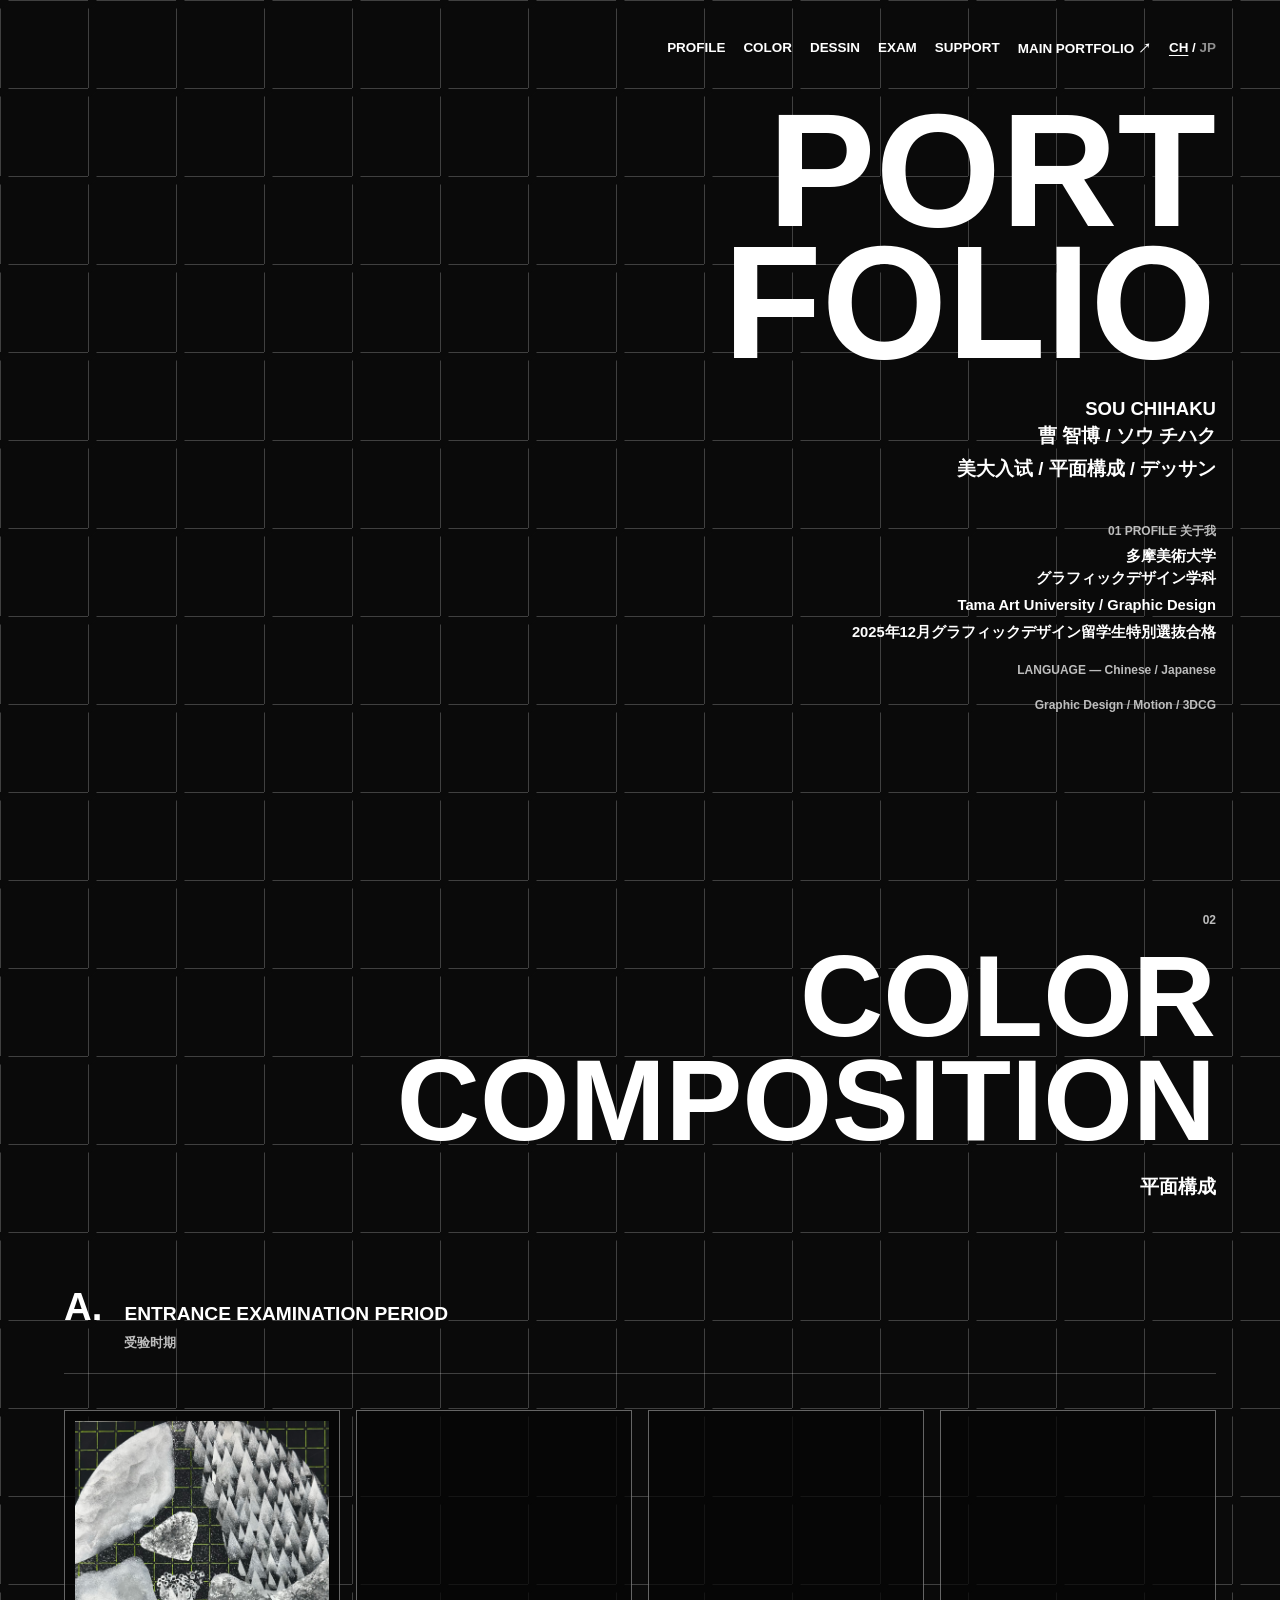
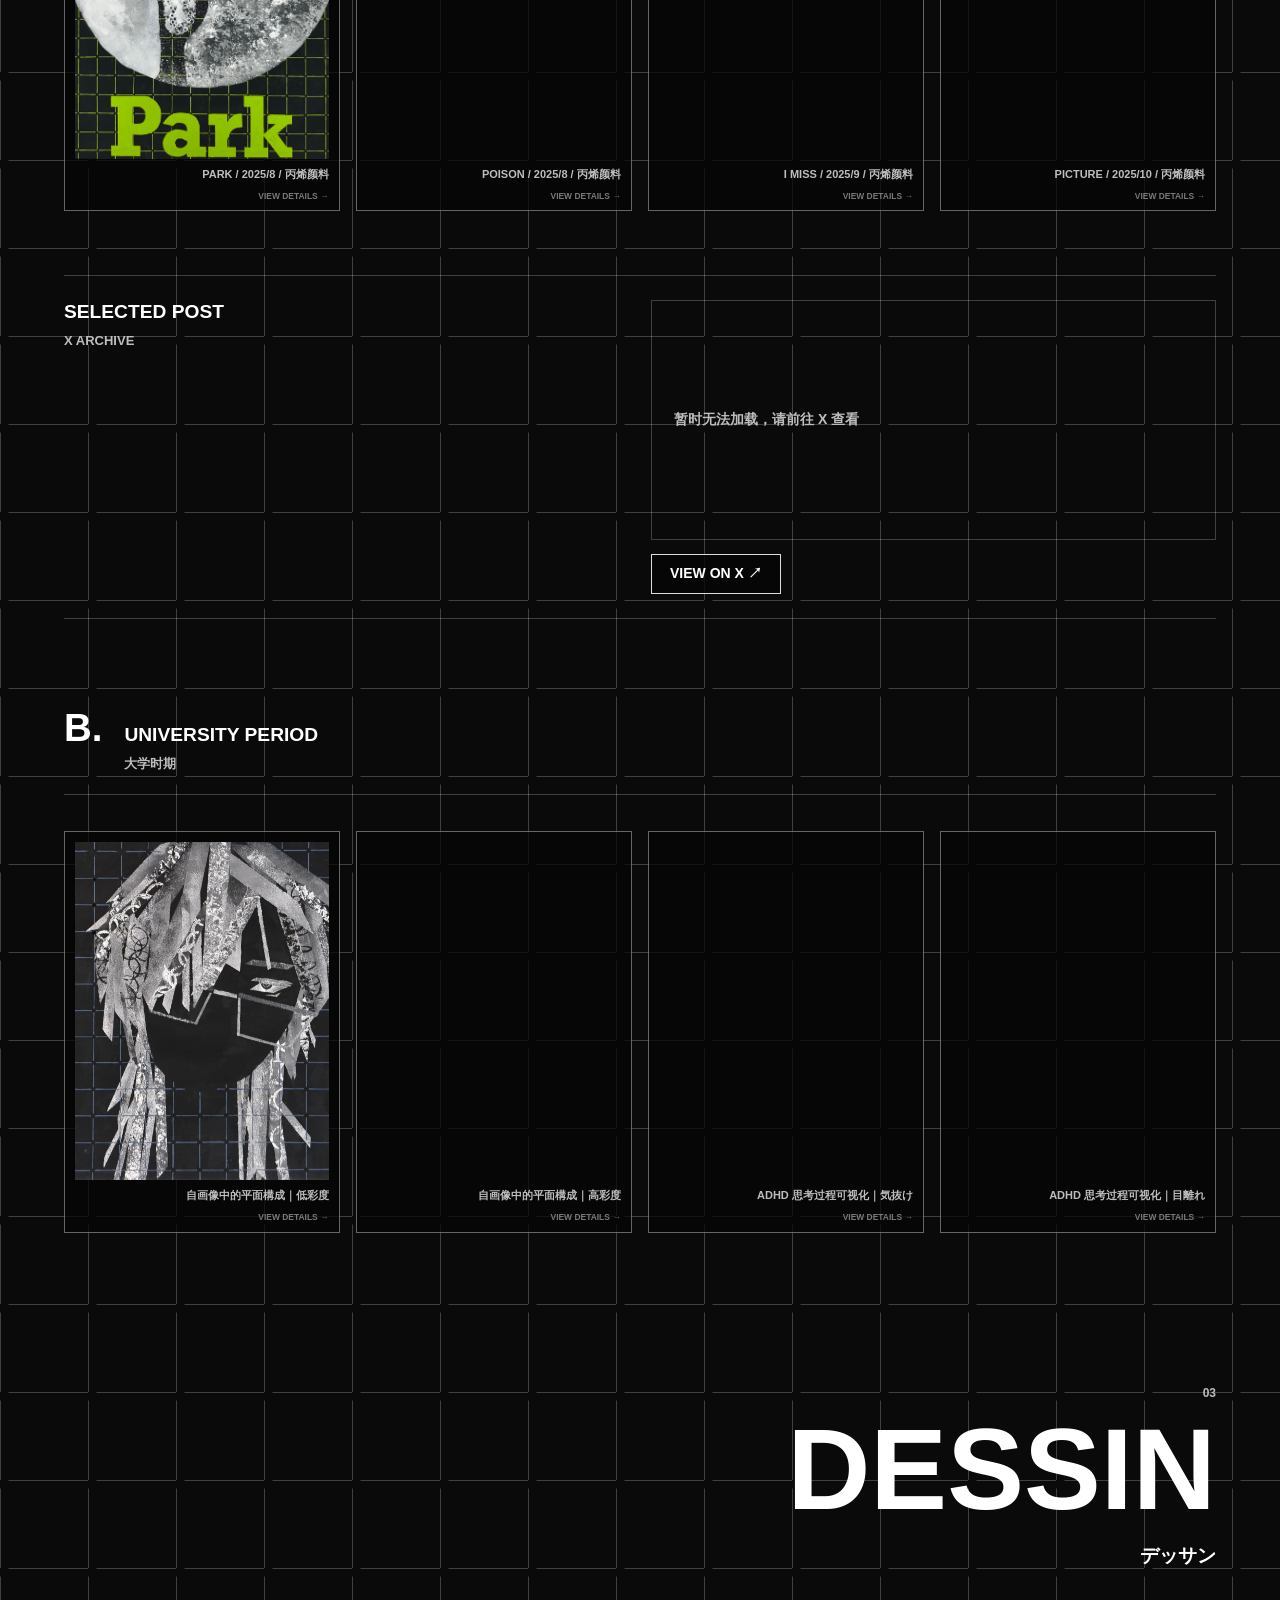
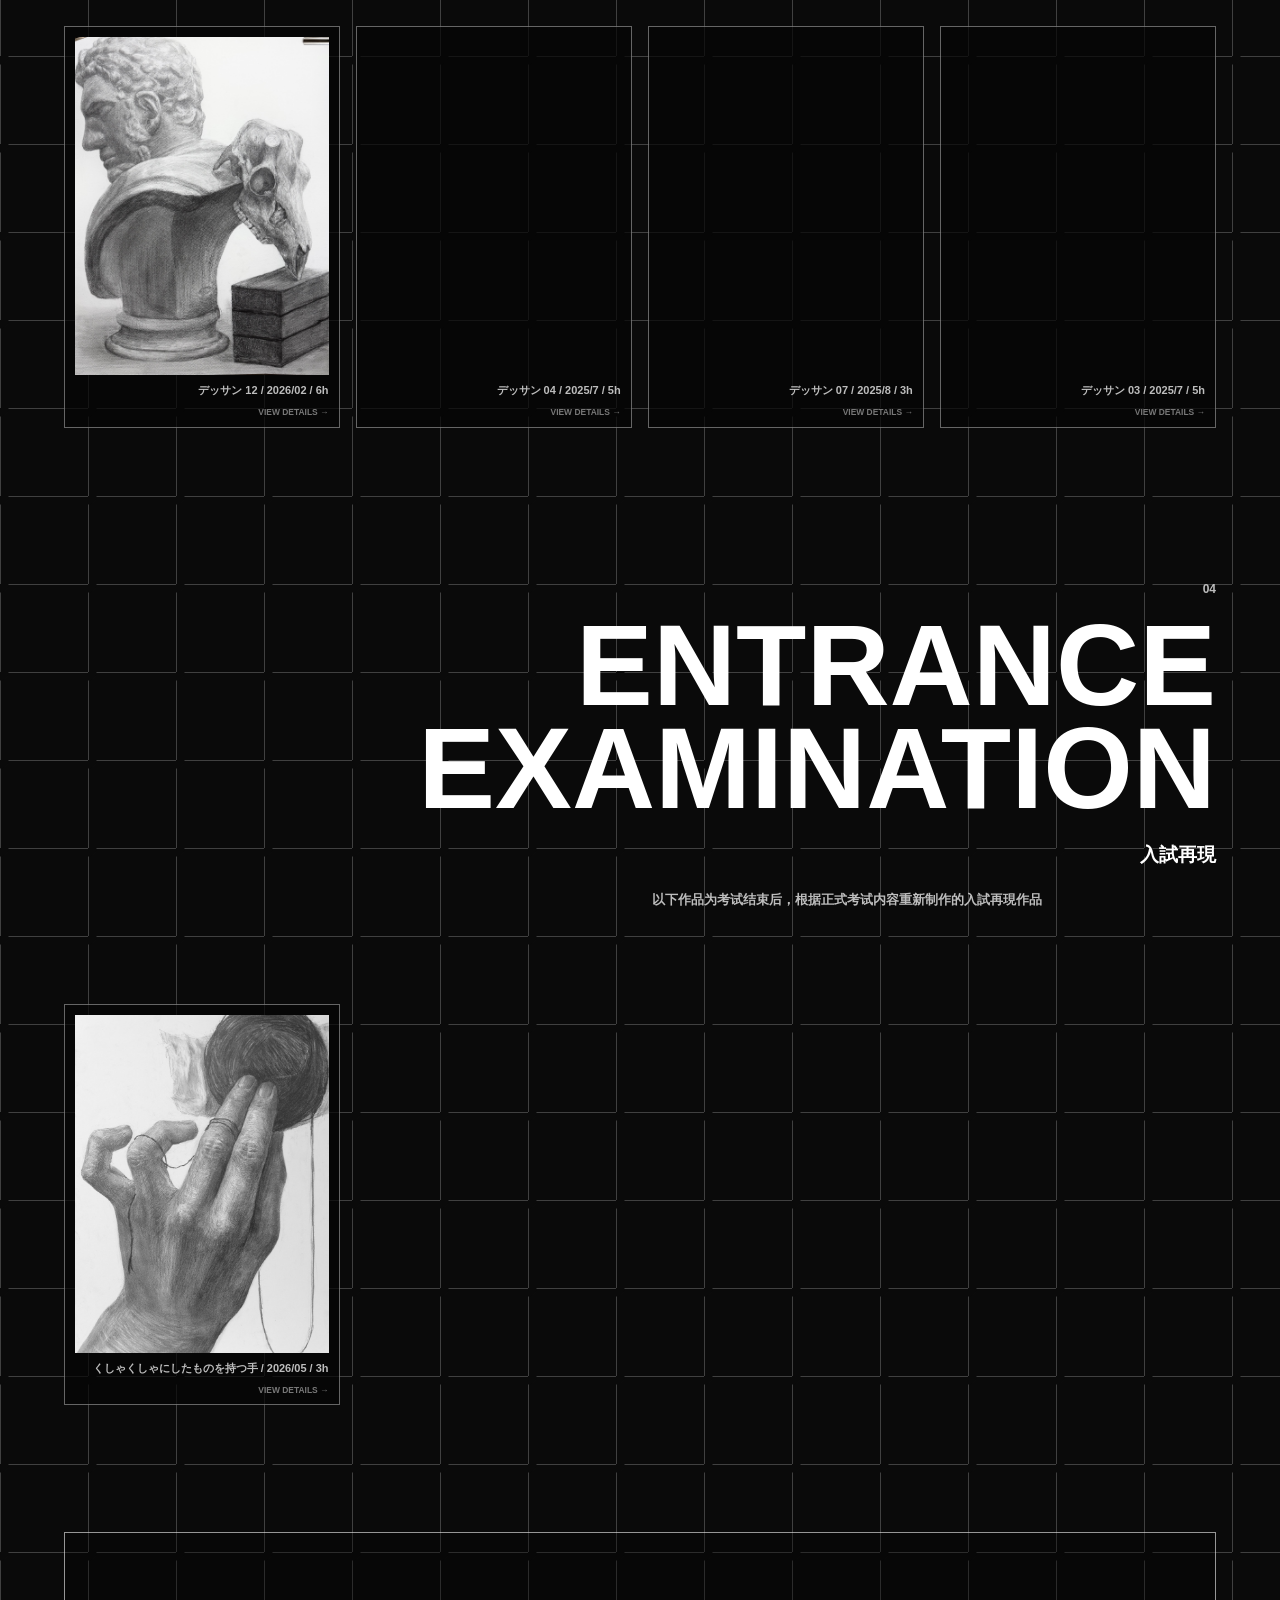
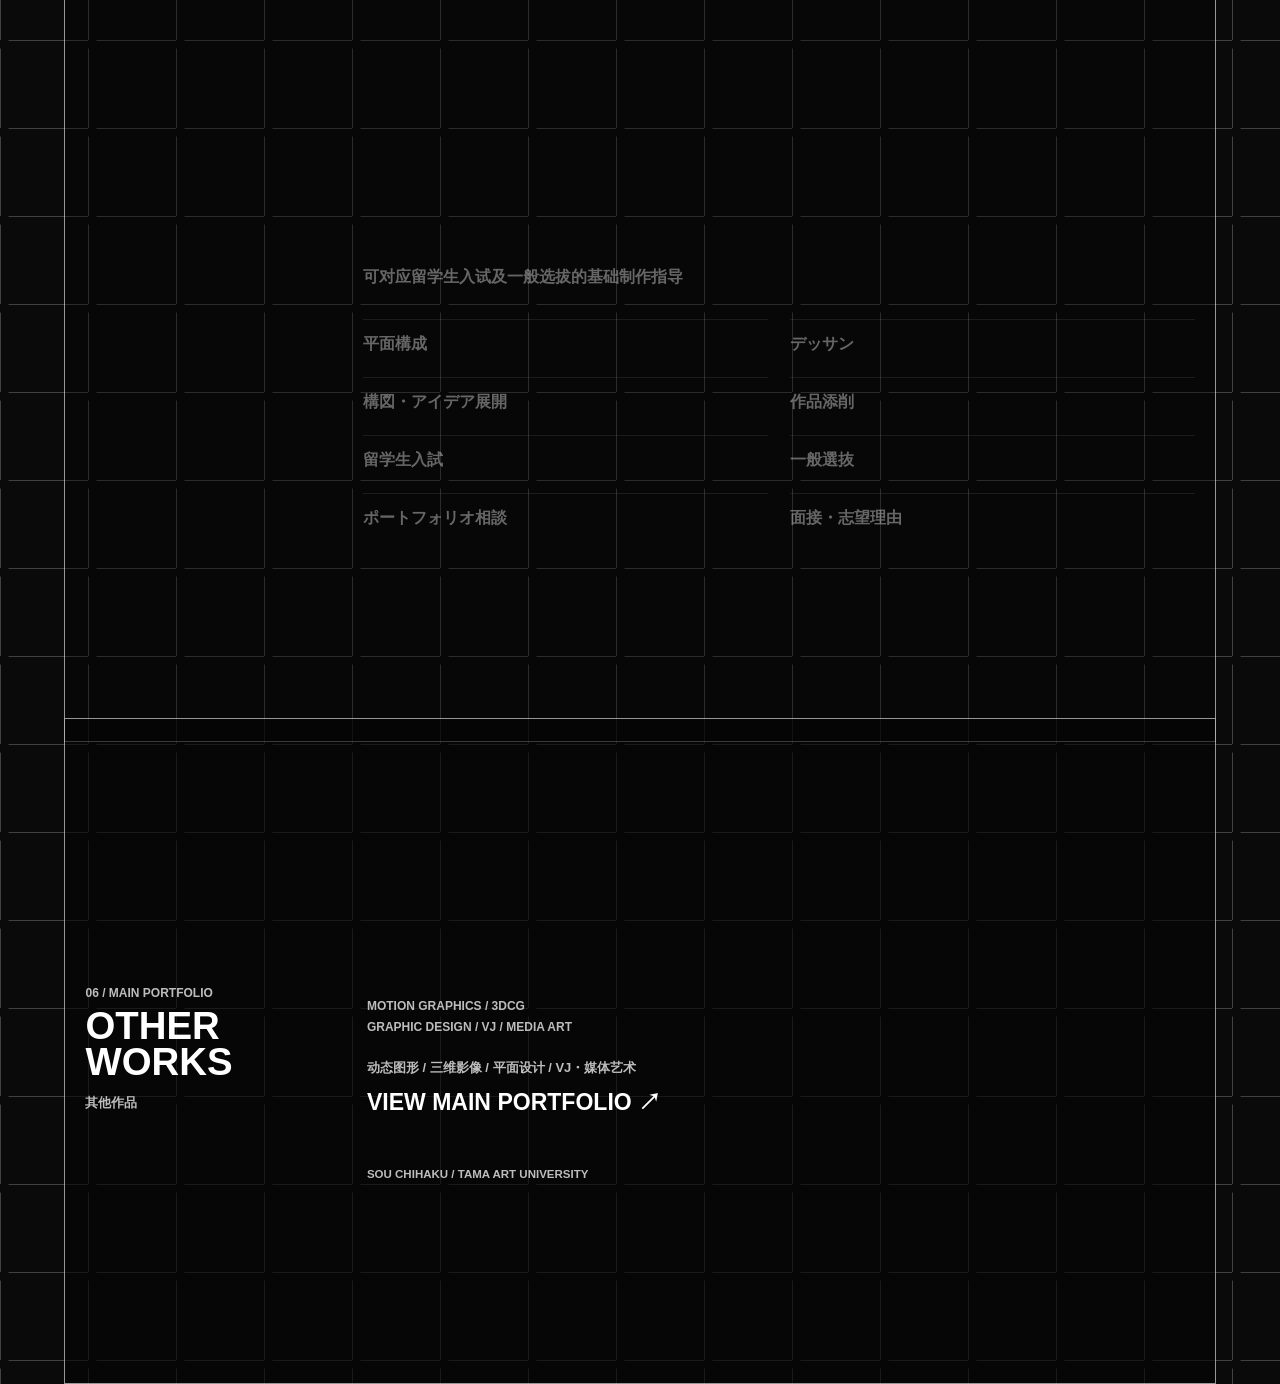
<file: index.html>
<!doctype html>
<html lang="zh-CN">
<head>
  <meta charset="utf-8">
  <meta name="viewport" content="width=device-width, initial-scale=1">
  <title>SOU CHIHAKU | 美大入试作品集</title>
  <script>location.replace(new URL('ch/', location.href).pathname + location.search + location.hash);</script>
  <noscript><meta http-equiv="refresh" content="0;url=ch/"></noscript>
</head>
<body><a href="ch/">进入中文版</a></body>
</html>
</file>
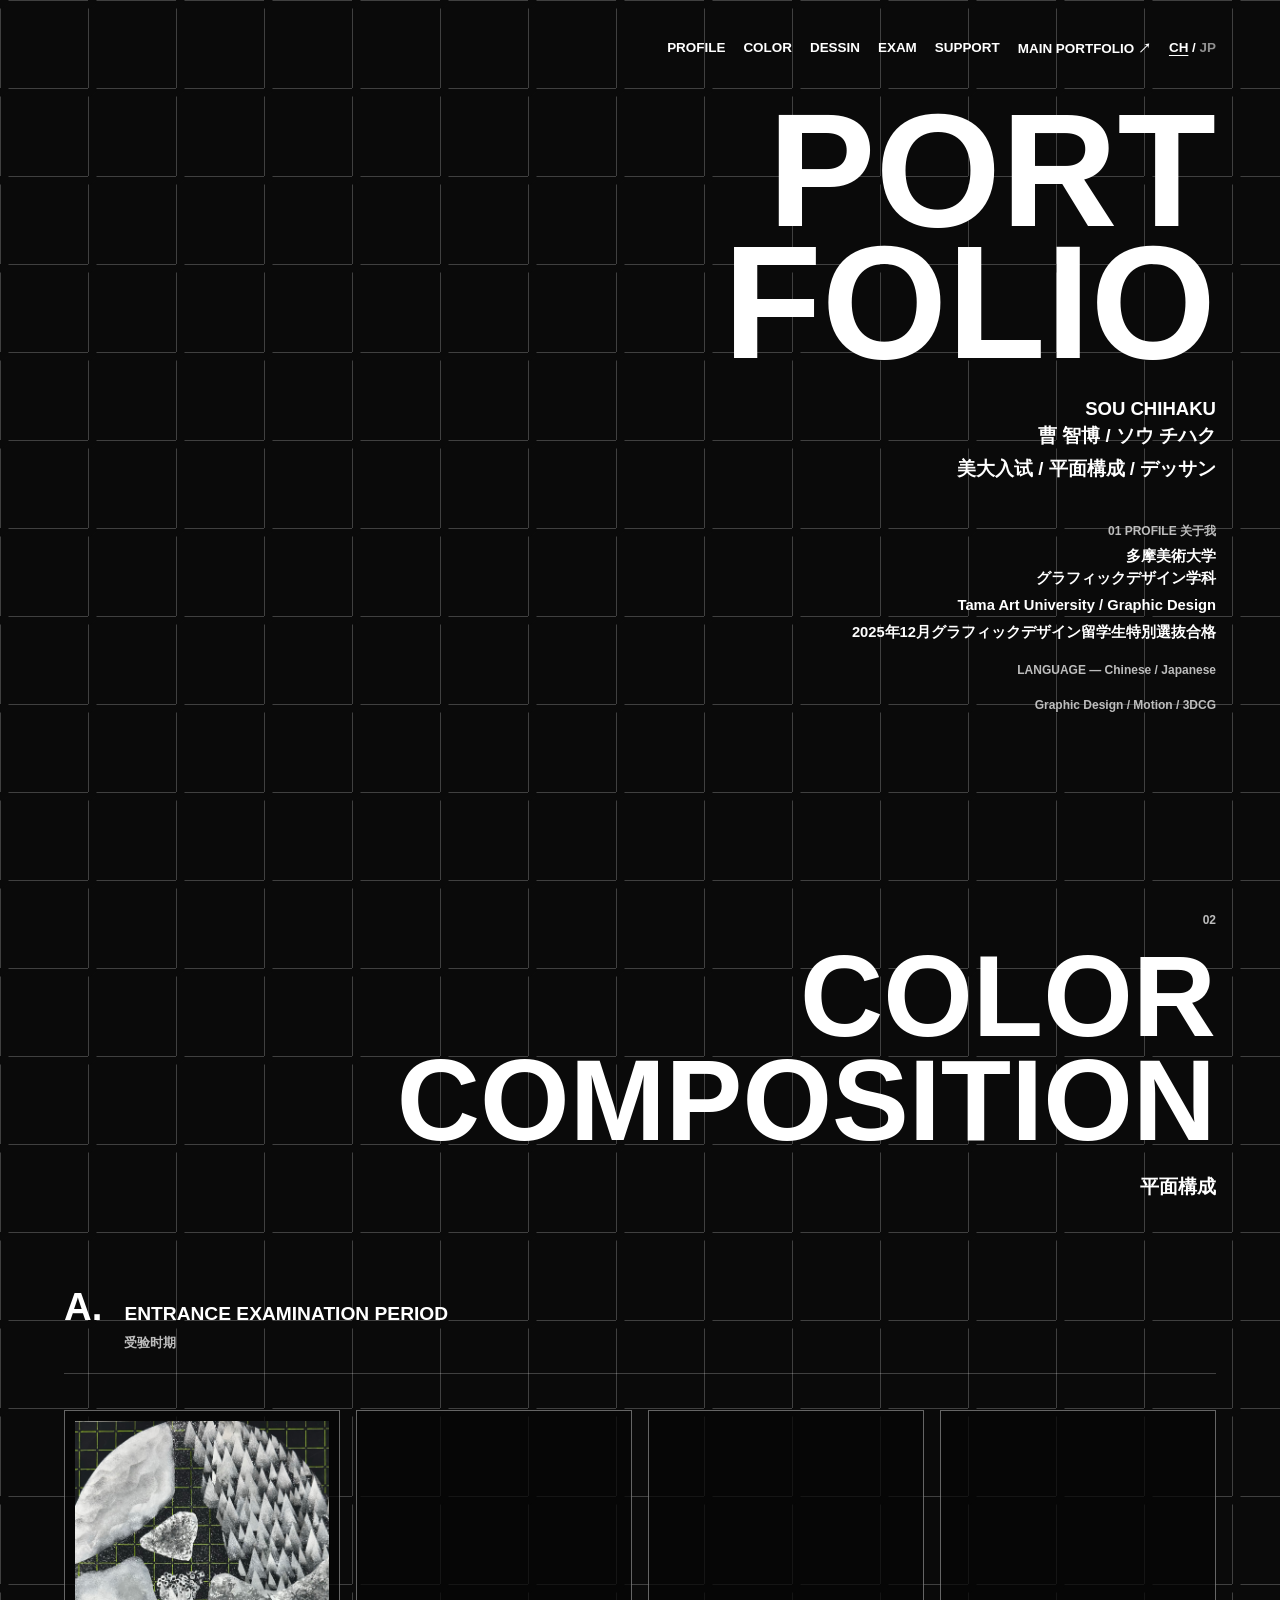
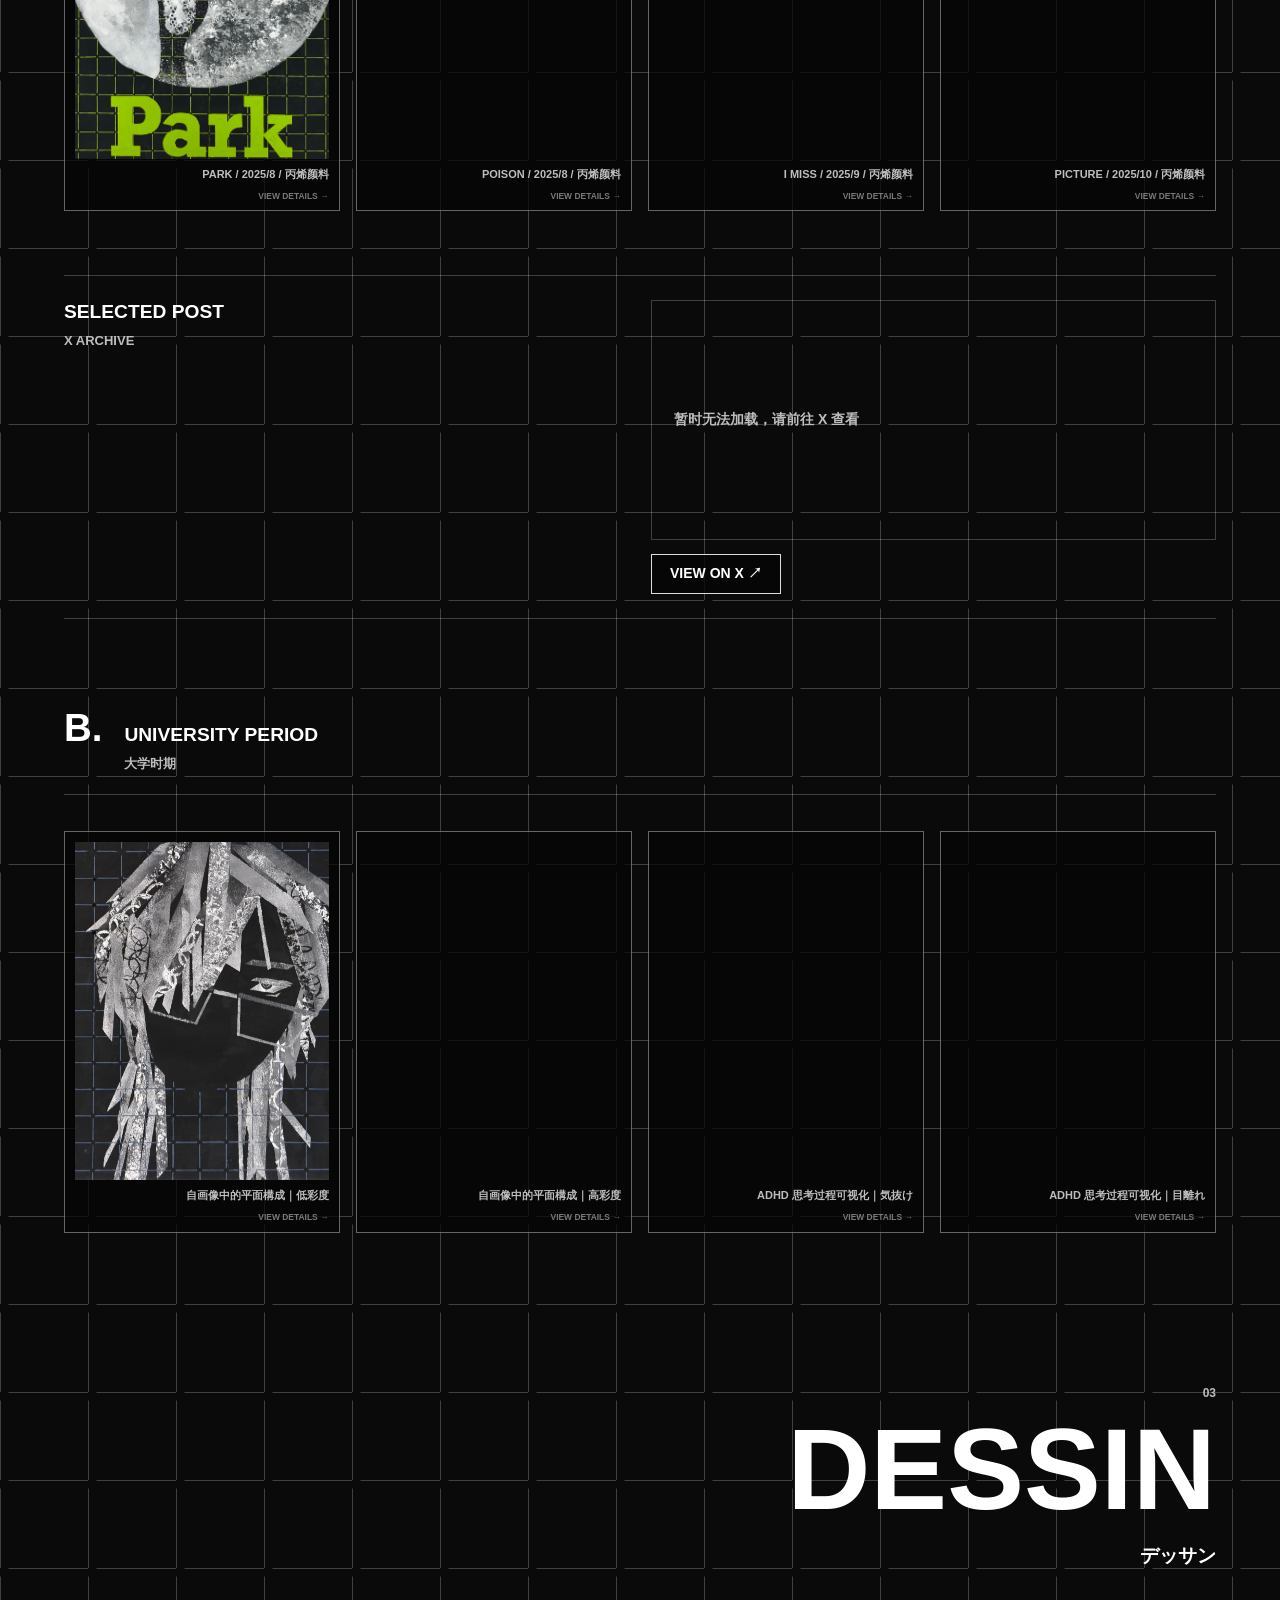
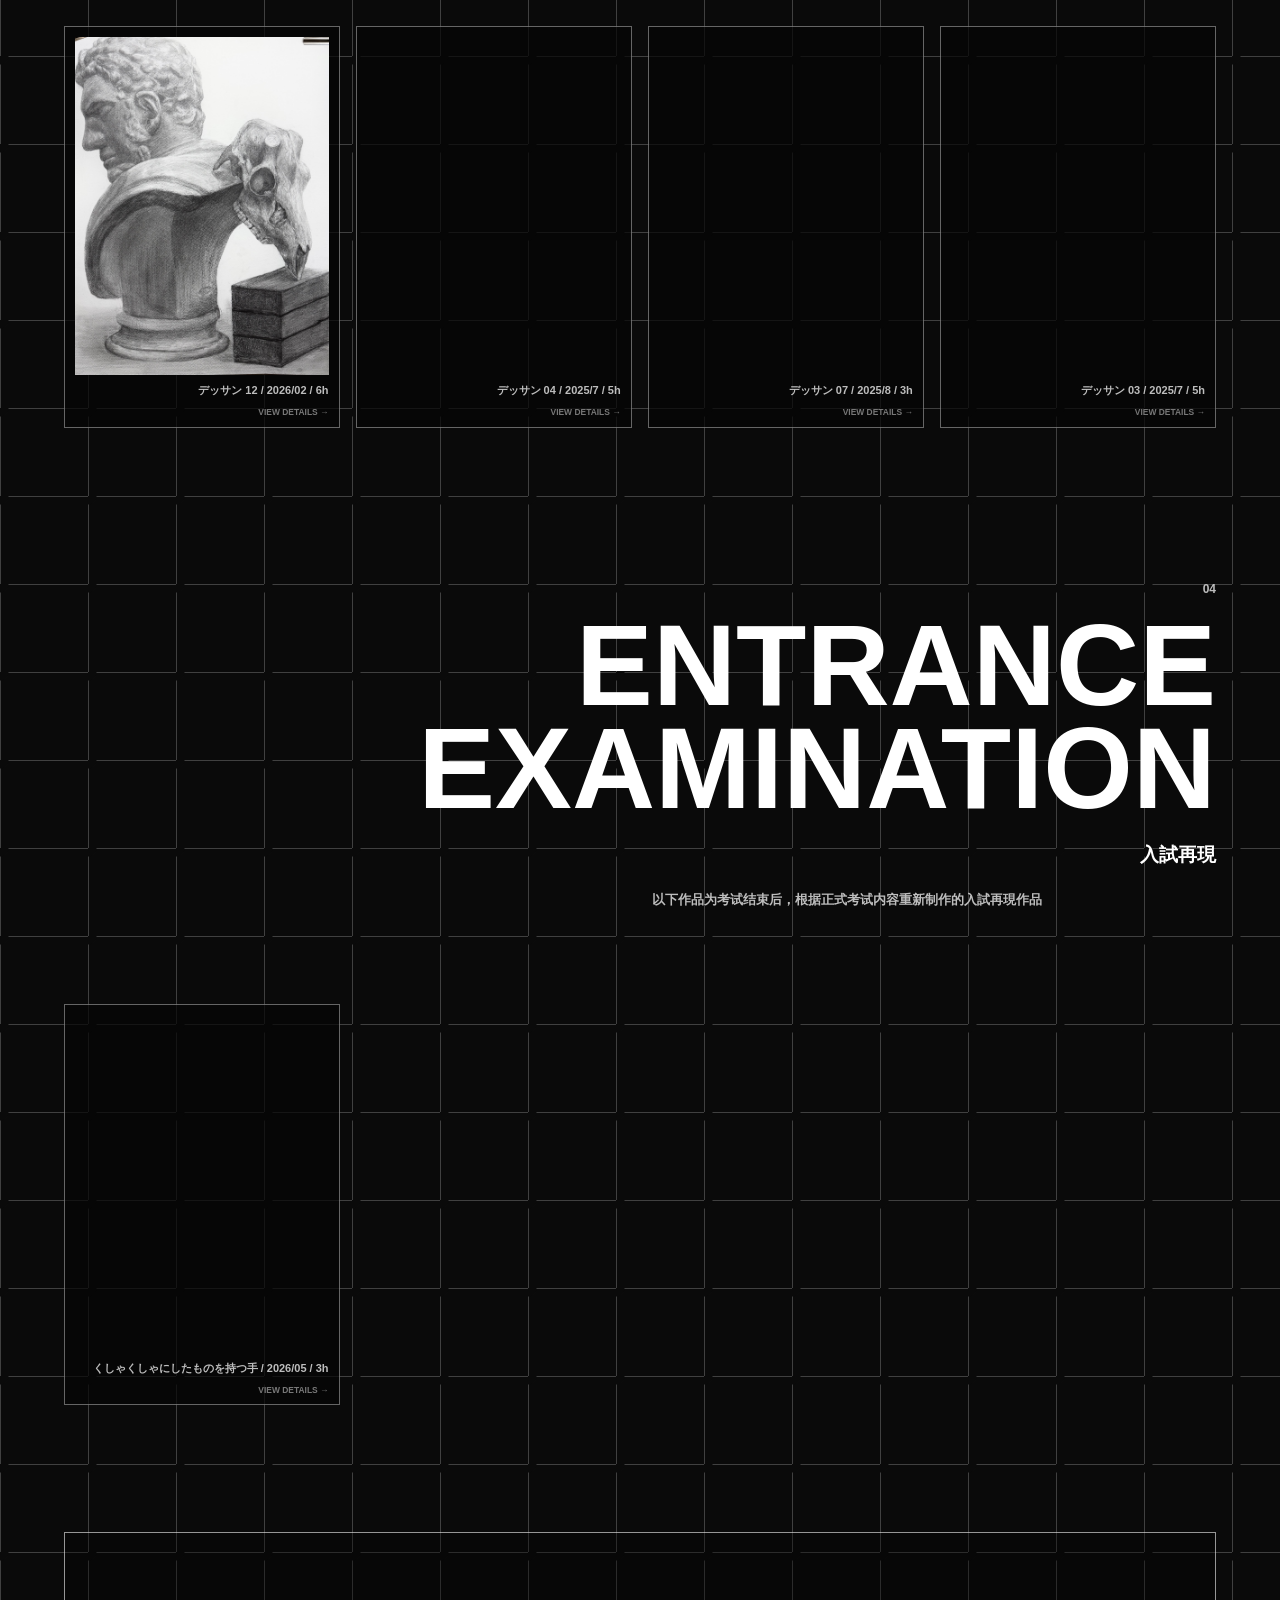
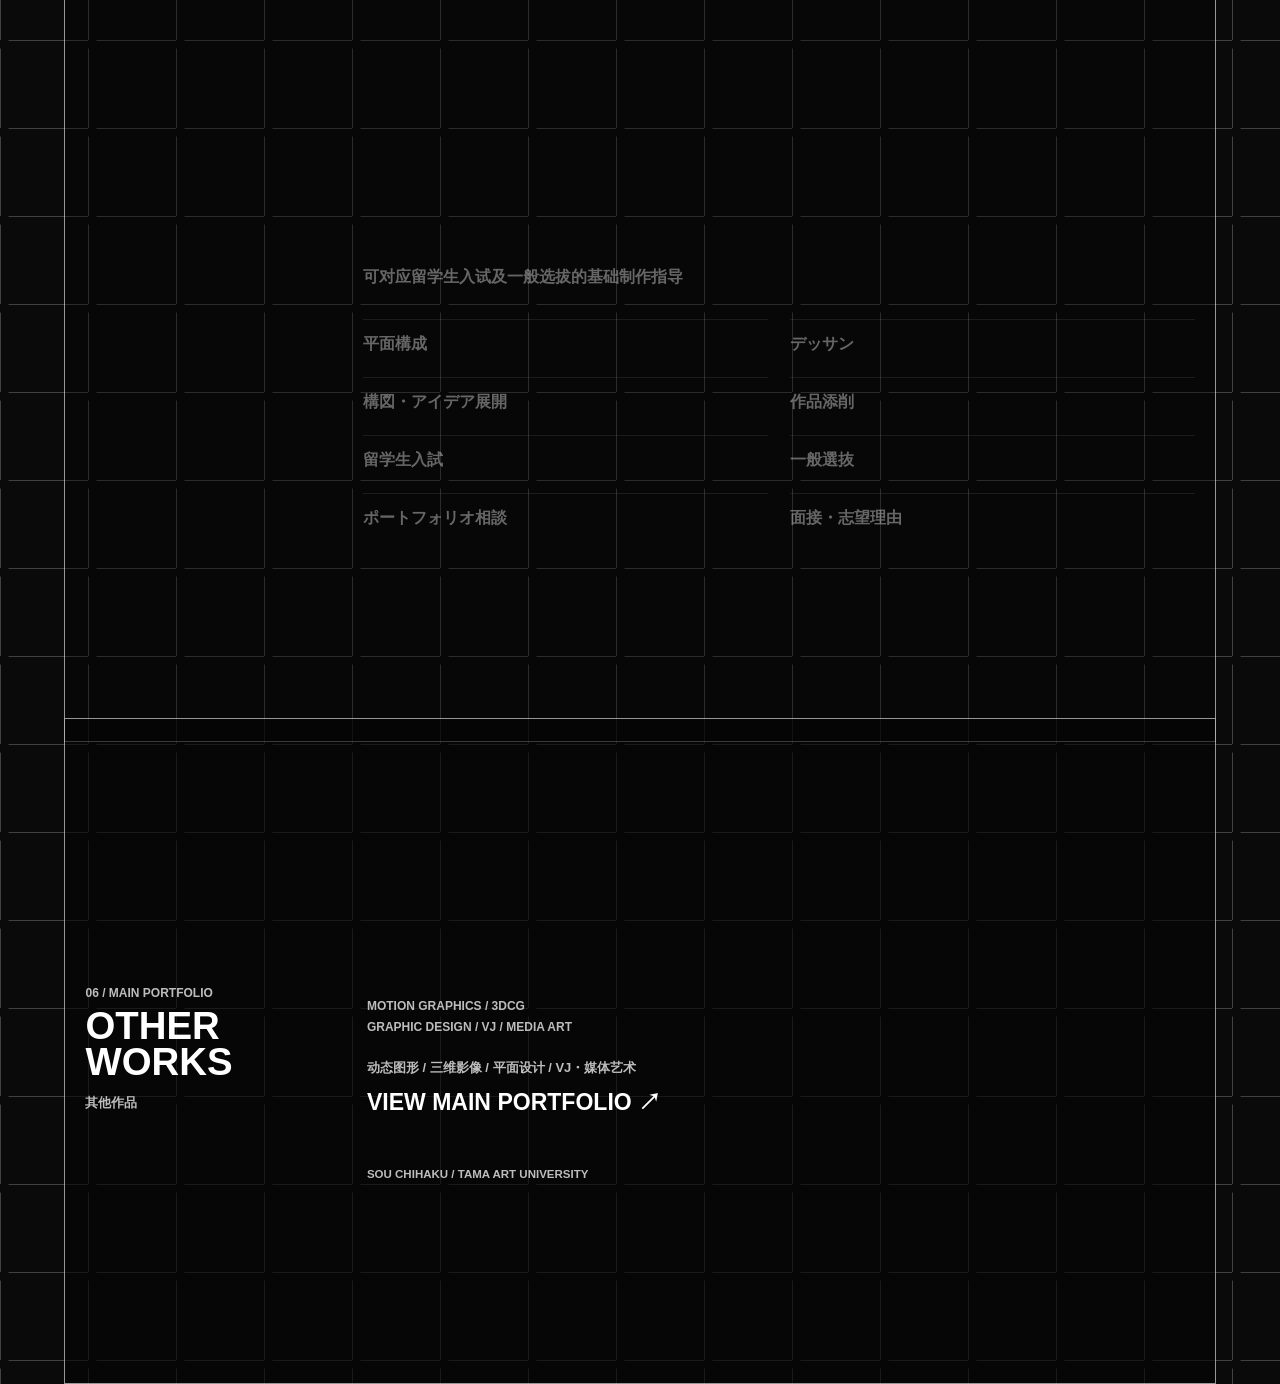
<file: ch/index.html>
<!doctype html>
<html lang="zh-CN">
<head>
  <meta charset="utf-8">
  <meta name="viewport" content="width=device-width, initial-scale=1">
  <title>SOU CHIHAKU | 美大入试作品集</title>
  <meta name="description" content="多摩美術大学グラフィックデザイン学科在读 平面構成、デッサン、入試再現作品与可指导内容">
  <link rel="icon" href="../favicon.svg" type="image/svg+xml">
  <link rel="stylesheet" href="../styles.css">
  <link rel="stylesheet" href="../exam.css">
  <script src="../works.js" defer></script>
  <script src="../language.js" defer></script>
  <script src="../exam.js" defer></script>
  <link rel="alternate" hreflang="zh-CN" href="https://exam.souchihaku.works/ch/">
  <link rel="alternate" hreflang="ja" href="https://exam.souchihaku.works/jp/">
  <link rel="alternate" hreflang="x-default" href="https://exam.souchihaku.works/ch/">
</head>
<body>
<a class="skip-link back-link" href="#profile">跳至正文</a>
<main class="poster" id="top" aria-label="SOU CHIHAKU 美大入试作品集">
  <div class="grid-field" aria-hidden="true"></div>
  <header class="site-header">
    <nav class="nav" aria-label="作品集导航">
      <a href="#profile">PROFILE</a><a href="#color">COLOR</a><a href="#dessin">DESSIN</a><a href="#exam">EXAM</a><a href="#support">SUPPORT</a><a href="https://souchihaku.works" target="_blank" rel="noopener">MAIN PORTFOLIO ↗</a>
      <span class="language-switch" role="group" aria-label="语言切换"><a href="../ch/" data-language="ch" lang="zh-CN" aria-current="page">CH</a><span aria-hidden="true"> / </span><a href="../jp/" data-language="jp" lang="ja">JP</a></span>
    </nav>
  </header>
  <section class="intro" id="profile" aria-label="01 PROFILE 关于我">
    <h1>PORT<br>FOLIO</h1>
    <div class="hero-name"><p>SOU CHIHAKU</p><p>曹 智博 / ソウ チハク</p></div>
    <p class="hero-role"><span>美大入试 / 平面構成 / デッサン</span></p>
    <div class="profile-lines">
      <p class="profile-label">01 PROFILE 关于我</p>
      <p lang="ja">多摩美術大学<br>グラフィックデザイン学科</p>
      <p lang="en">Tama Art University / Graphic Design</p>
      <p lang="ja">2025年12月グラフィックデザイン留学生特別選抜合格</p>
      <p class="profile-label">LANGUAGE — Chinese / Japanese</p>
      <p class="profile-label">Graphic Design / Motion / 3DCG</p>
    </div>
  </section>
  <section class="project-detail category-page exam-section" id="color" aria-labelledby="color-title">
    <header class="section-heading"><span class="section-number">02</span><h2 id="color-title">COLOR<br>COMPOSITION</h2><p>平面構成</p></header>
    <section class="work-group" aria-labelledby="exam-color-title">
      <header class="period-heading"><span>A.</span><div><h3 id="exam-color-title">ENTRANCE EXAMINATION PERIOD</h3><p>受验时期</p></div></header>
      <div class="dessin-gallery" data-works="examColor" aria-label="受验时期的平面構成"></div>
      <aside class="x-archive" aria-labelledby="x-title">
        <div class="x-heading"><h3 id="x-title">SELECTED POST</h3><p>X ARCHIVE</p></div>
        <div class="x-content"><div id="x-embed"></div><p class="x-status" id="x-status" role="status">X POST<br>URL TO BE ADDED</p><a id="x-fallback" class="back-link" target="_blank" rel="noopener" hidden>View on X ↗</a></div>
      </aside>
    </section>
    <section class="work-group" aria-labelledby="university-color-title">
      <header class="period-heading"><span>B.</span><div><h3 id="university-color-title">UNIVERSITY PERIOD</h3><p>大学时期</p></div></header>
      <div class="dessin-gallery" data-works="universityColor" aria-label="大学时期的平面構成"></div>
    </section>
  </section>
  <section class="project-detail category-page exam-section" id="dessin" aria-labelledby="dessin-title">
    <header class="section-heading"><span class="section-number">03</span><h2 id="dessin-title">DESSIN</h2><p>デッサン</p></header>
    <div class="dessin-gallery" data-works="dessin" aria-label="デッサン作品"></div>
  </section>
  <section class="project-detail category-page exam-section" id="exam" aria-labelledby="exam-title">
    <header class="section-heading"><span class="section-number">04</span><h2 id="exam-title">ENTRANCE<br>EXAMINATION</h2><p>入試再現</p></header>
    <div class="category-description"><p>以下作品为考试结束后，根据正式考试内容重新制作的入試再現作品</p></div>
    <div class="dessin-gallery" data-works="entranceExam" aria-label="入試再現作品"></div>
  </section>
  <section class="about-section support-section" id="support" aria-labelledby="support-title">
    <div class="about-heading"><span>05</span><h2 id="support-title">SUPPORT</h2><p>可指导内容</p></div>
    <div class="about-copy support-copy">
      <div class="support-intro"><p>可对应留学生入试及一般选拔的基础制作指导</p></div>
      <dl class="support-list">
        <div><dt lang="ja">平面構成</dt></div>
        <div><dt lang="ja">デッサン</dt></div>
        <div><dt lang="ja">構図・アイデア展開</dt></div>
        <div><dt lang="ja">作品添削</dt></div>
        <div><dt lang="ja">留学生入試</dt></div>
        <div><dt lang="ja">一般選抜</dt></div>
        <div><dt lang="ja">ポートフォリオ相談</dt></div>
        <div><dt lang="ja">面接・志望理由</dt></div>
      </dl>
    </div>
  </section>
  <footer class="footer" id="other-works" aria-labelledby="other-title">
    <div class="contact-title"><span>06 / MAIN PORTFOLIO</span><h2 id="other-title">OTHER<br>WORKS</h2><p>其他作品</p></div>
    <div class="contact-main other-main"><div class="contact-block"><span>Motion Graphics / 3DCG<br>Graphic Design / VJ / Media Art</span><p>动态图形 / 三维影像 / 平面设计 / VJ・媒体艺术</p><a href="https://souchihaku.works" target="_blank" rel="noopener">VIEW MAIN PORTFOLIO ↗</a></div></div>
    <p class="contact-school">SOU CHIHAKU / TAMA ART UNIVERSITY</p>
  </footer>
  <noscript><p class="no-script">作品列表与图片预览需要 JavaScript</p></noscript>
</main>
<div class="image-preview" role="dialog" aria-modal="true" aria-label="作品预览" aria-hidden="true" inert>
  <button class="preview-close" type="button" aria-label="关闭预览">BACK</button><img alt=""><p></p>
</div>
</body>
</html>
</file>
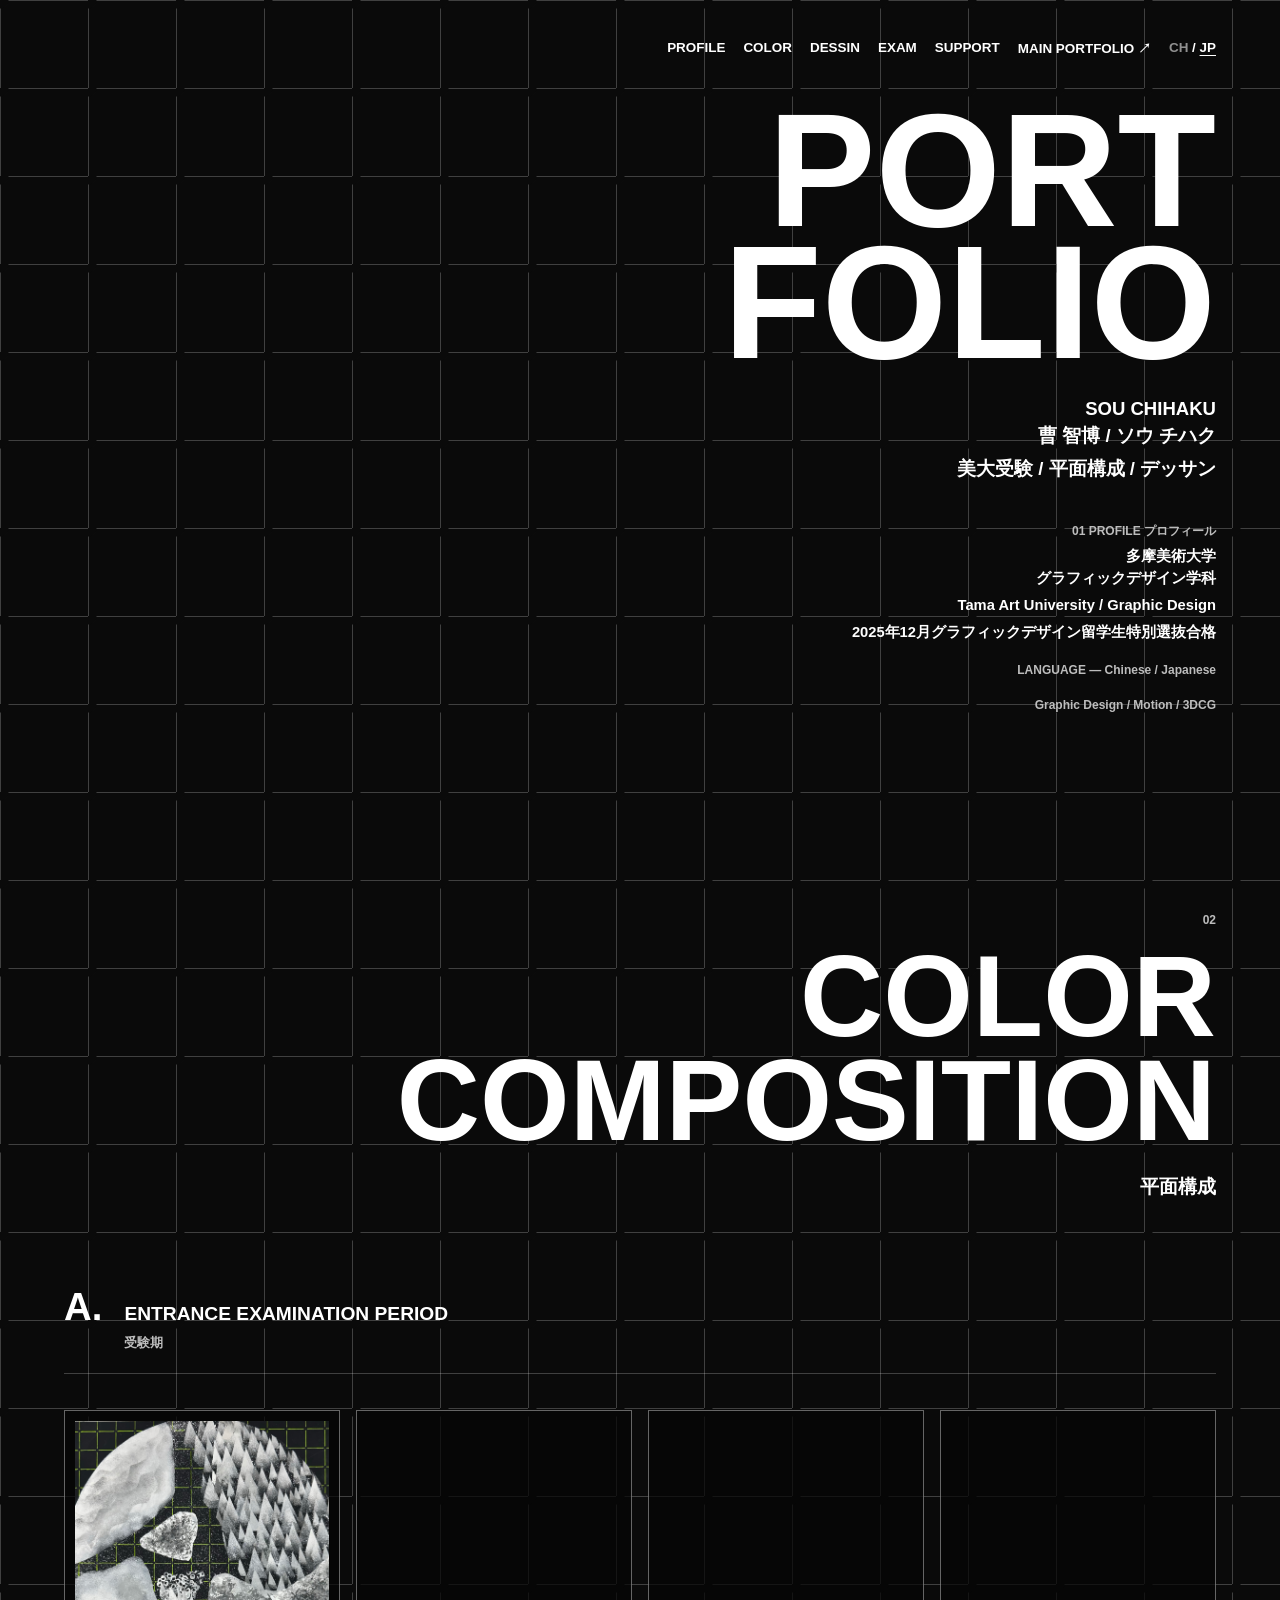
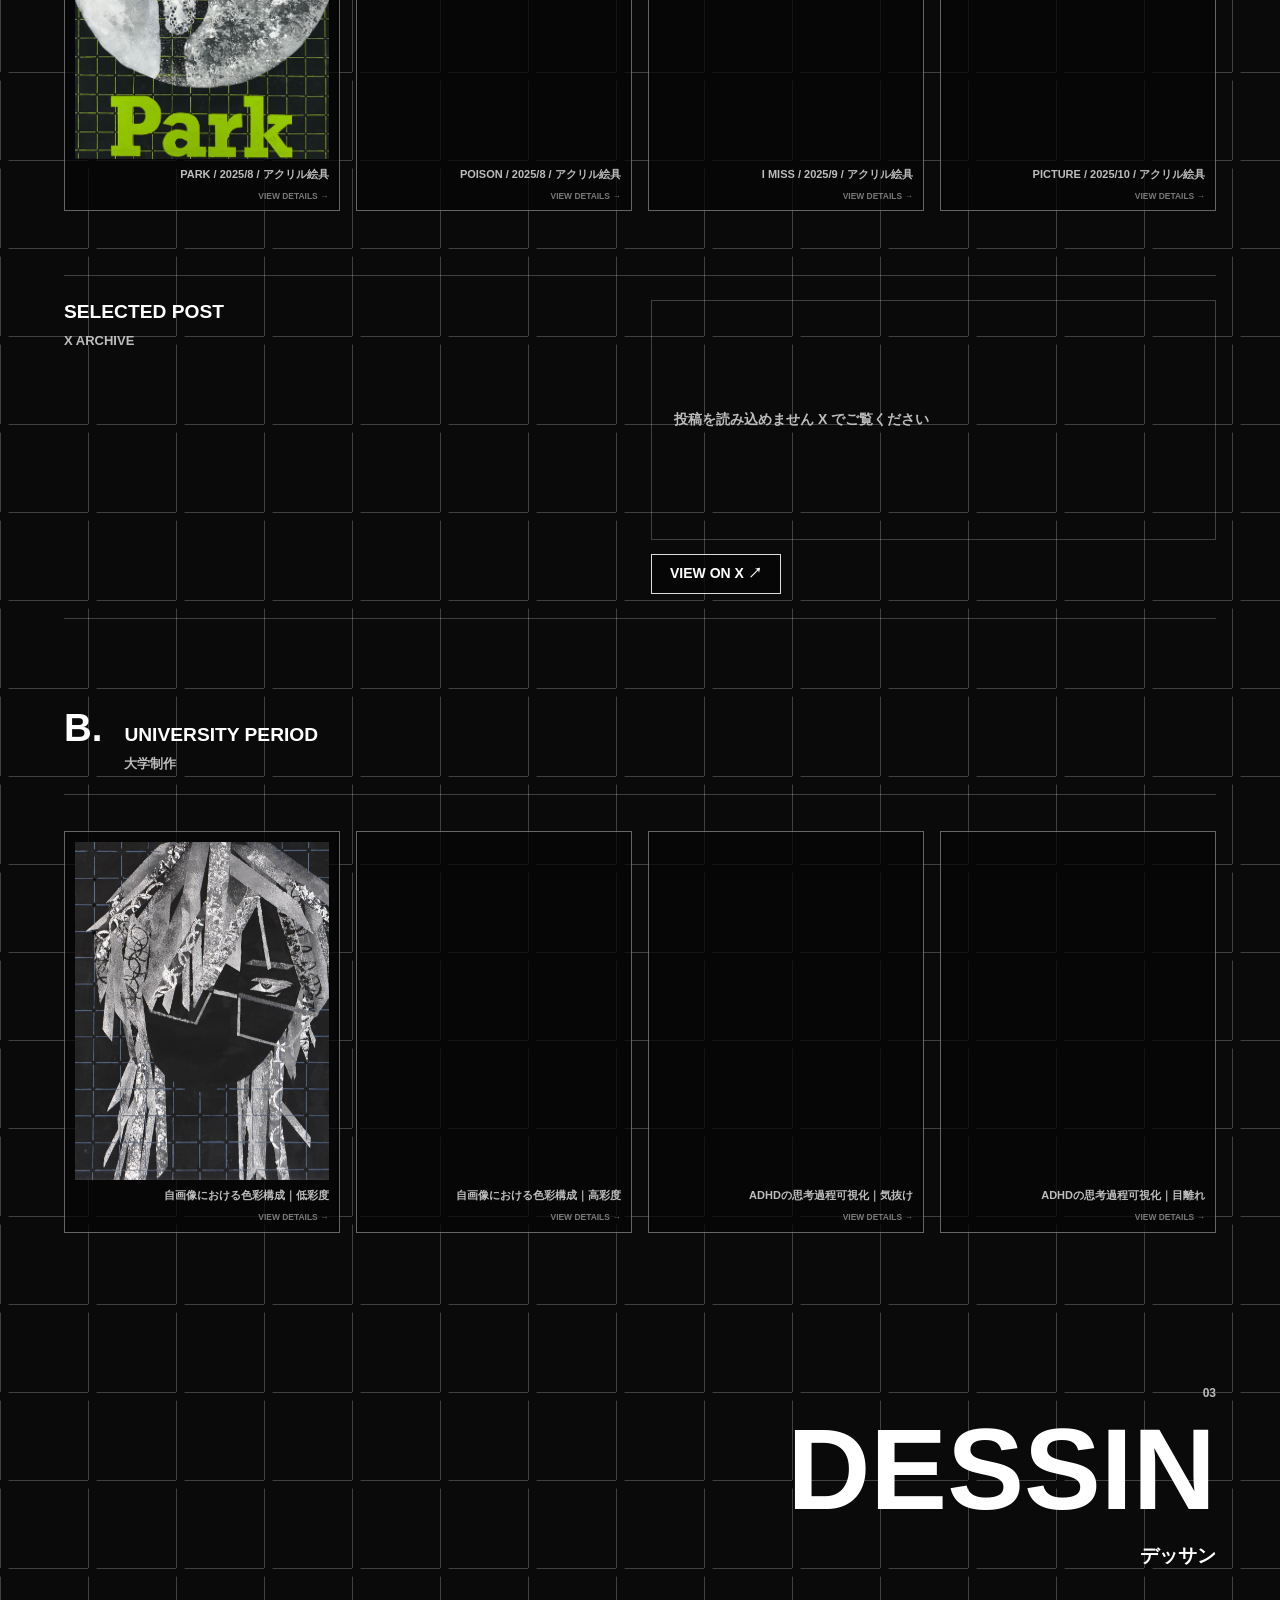
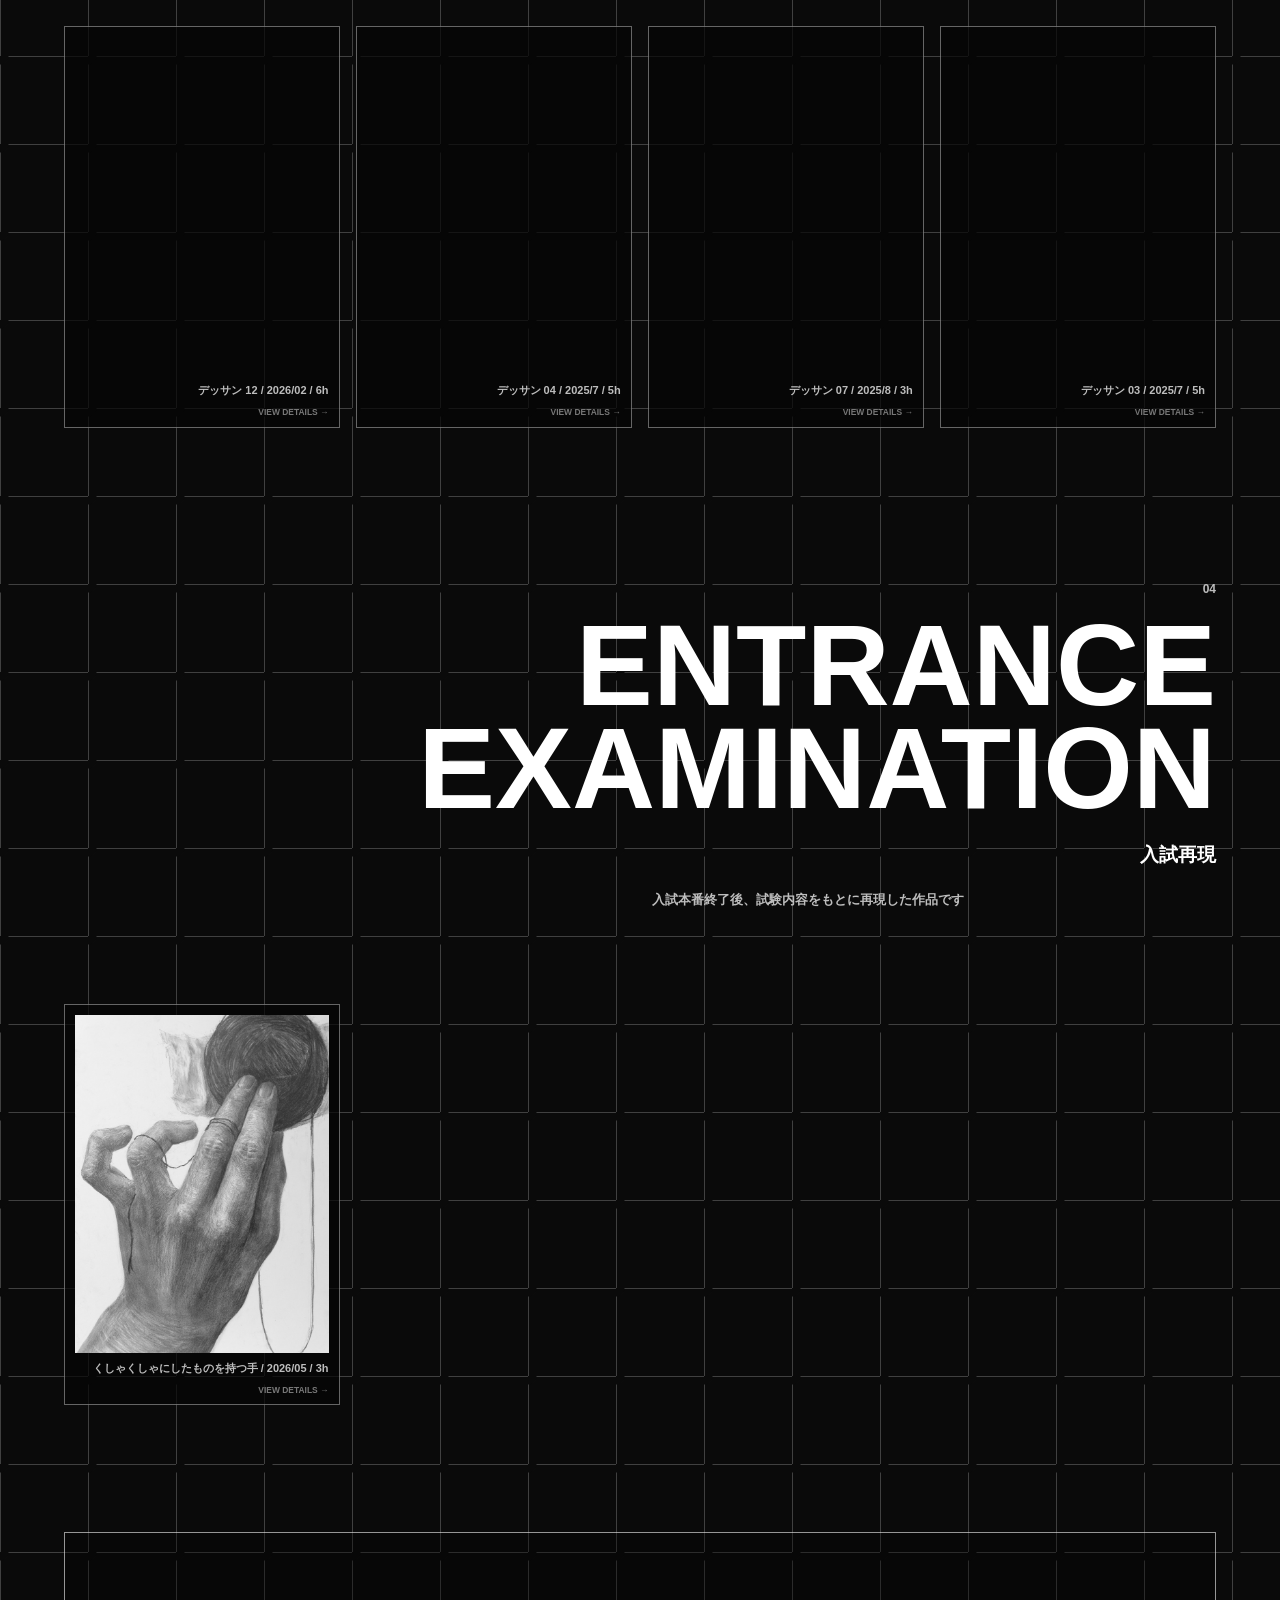
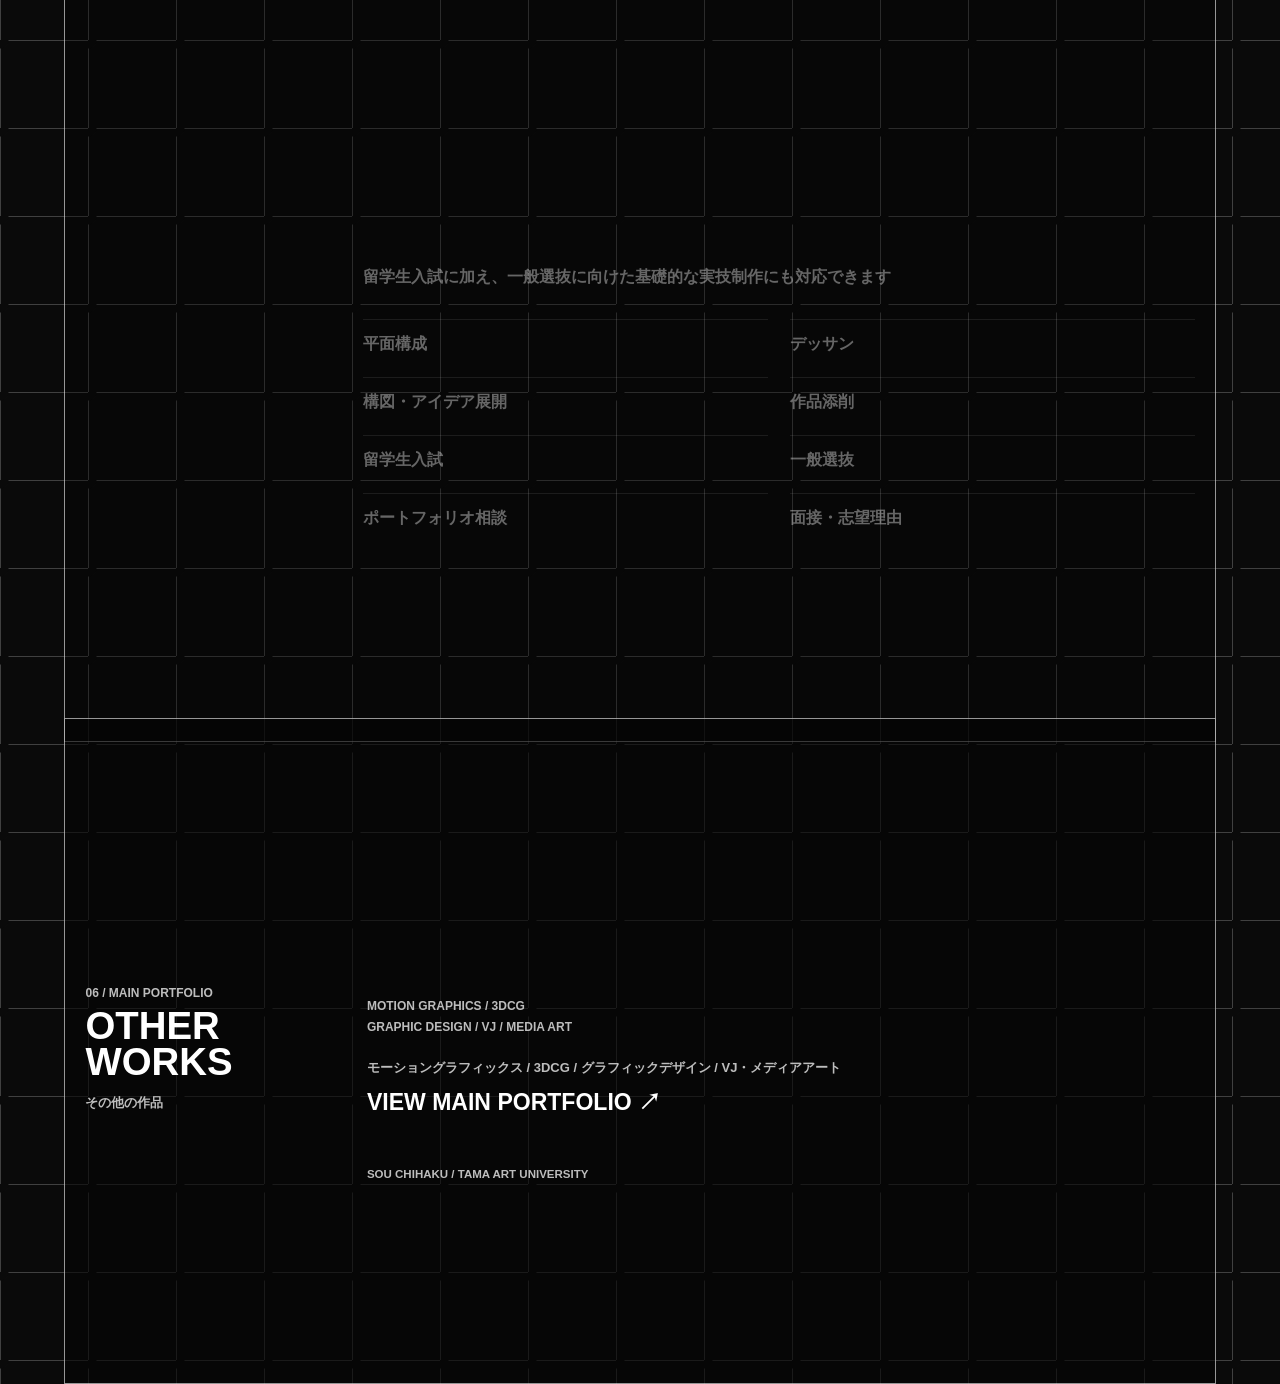
<file: jp/index.html>
<!doctype html>
<html lang="ja">
<head>
  <meta charset="utf-8">
  <meta name="viewport" content="width=device-width, initial-scale=1">
  <title>SOU CHIHAKU | 美大受験ポートフォリオ</title>
  <meta name="description" content="多摩美術大学グラフィックデザイン学科在籍 平面構成・デッサン・入試再現作品と指導可能内容を紹介">
  <link rel="icon" href="../favicon.svg" type="image/svg+xml">
  <link rel="stylesheet" href="../styles.css">
  <link rel="stylesheet" href="../exam.css">
  <script src="../works.js" defer></script>
  <script src="../language.js" defer></script>
  <script src="../exam.js" defer></script>
  <link rel="alternate" hreflang="zh-CN" href="https://exam.souchihaku.works/ch/">
  <link rel="alternate" hreflang="ja" href="https://exam.souchihaku.works/jp/">
  <link rel="alternate" hreflang="x-default" href="https://exam.souchihaku.works/ch/">
</head>
<body>
<a class="skip-link back-link" href="#profile">本文へ</a>
<main class="poster" id="top" aria-label="SOU CHIHAKU 美大受験ポートフォリオ">
  <div class="grid-field" aria-hidden="true"></div>
  <header class="site-header">
    <nav class="nav" aria-label="ポートフォリオナビゲーション">
      <a href="#profile">PROFILE</a><a href="#color">COLOR</a><a href="#dessin">DESSIN</a><a href="#exam">EXAM</a><a href="#support">SUPPORT</a><a href="https://souchihaku.works" target="_blank" rel="noopener">MAIN PORTFOLIO ↗</a>
      <span class="language-switch" role="group" aria-label="言語切替"><a href="../ch/" data-language="ch" lang="zh-CN">CH</a><span aria-hidden="true"> / </span><a href="../jp/" data-language="jp" lang="ja" aria-current="page">JP</a></span>
    </nav>
  </header>
  <section class="intro" id="profile" aria-label="01 PROFILE プロフィール">
    <h1>PORT<br>FOLIO</h1>
    <div class="hero-name"><p>SOU CHIHAKU</p><p>曹 智博 / ソウ チハク</p></div>
    <p class="hero-role"><span>美大受験 / 平面構成 / デッサン</span></p>
    <div class="profile-lines">
      <p class="profile-label">01 PROFILE プロフィール</p>
      <p>多摩美術大学<br>グラフィックデザイン学科</p>
      <p lang="en">Tama Art University / Graphic Design</p>
      <p lang="ja">2025年12月グラフィックデザイン留学生特別選抜合格</p>
      <p class="profile-label">LANGUAGE — Chinese / Japanese</p>
      <p class="profile-label">Graphic Design / Motion / 3DCG</p>
    </div>
  </section>
  <section class="project-detail category-page exam-section" id="color" aria-labelledby="color-title">
    <header class="section-heading"><span class="section-number">02</span><h2 id="color-title">COLOR<br>COMPOSITION</h2><p>平面構成</p></header>
    <section class="work-group" aria-labelledby="exam-color-title">
      <header class="period-heading"><span>A.</span><div><h3 id="exam-color-title">ENTRANCE EXAMINATION PERIOD</h3><p>受験期</p></div></header>
      <div class="dessin-gallery" data-works="examColor" aria-label="受験期の平面構成"></div>
      <aside class="x-archive" aria-labelledby="x-title">
        <div class="x-heading"><h3 id="x-title">SELECTED POST</h3><p>X ARCHIVE</p></div>
        <div class="x-content"><div id="x-embed"></div><p class="x-status" id="x-status" role="status">X POST<br>URL TO BE ADDED</p><a id="x-fallback" class="back-link" target="_blank" rel="noopener" hidden>View on X ↗</a></div>
      </aside>
    </section>
    <section class="work-group" aria-labelledby="university-color-title">
      <header class="period-heading"><span>B.</span><div><h3 id="university-color-title">UNIVERSITY PERIOD</h3><p>大学制作</p></div></header>
      <div class="dessin-gallery" data-works="universityColor" aria-label="大学制作の平面構成"></div>
    </section>
  </section>
  <section class="project-detail category-page exam-section" id="dessin" aria-labelledby="dessin-title">
    <header class="section-heading"><span class="section-number">03</span><h2 id="dessin-title">DESSIN</h2><p>デッサン</p></header>
    <div class="dessin-gallery" data-works="dessin" aria-label="デッサン作品"></div>
  </section>
  <section class="project-detail category-page exam-section" id="exam" aria-labelledby="exam-title">
    <header class="section-heading"><span class="section-number">04</span><h2 id="exam-title">ENTRANCE<br>EXAMINATION</h2><p>入試再現</p></header>
    <div class="category-description"><p>入試本番終了後、試験内容をもとに再現した作品です</p></div>
    <div class="dessin-gallery" data-works="entranceExam" aria-label="入試再現作品"></div>
  </section>
  <section class="about-section support-section" id="support" aria-labelledby="support-title">
    <div class="about-heading"><span>05</span><h2 id="support-title">SUPPORT</h2><p>指導可能内容</p></div>
    <div class="about-copy support-copy">
      <div class="support-intro"><p>留学生入試に加え、一般選抜に向けた基礎的な実技制作にも対応できます</p></div>
      <dl class="support-list">
        <div><dt lang="ja">平面構成</dt></div>
        <div><dt lang="ja">デッサン</dt></div>
        <div><dt lang="ja">構図・アイデア展開</dt></div>
        <div><dt lang="ja">作品添削</dt></div>
        <div><dt lang="ja">留学生入試</dt></div>
        <div><dt lang="ja">一般選抜</dt></div>
        <div><dt lang="ja">ポートフォリオ相談</dt></div>
        <div><dt lang="ja">面接・志望理由</dt></div>
      </dl>
    </div>
  </section>
  <footer class="footer" id="other-works" aria-labelledby="other-title">
    <div class="contact-title"><span>06 / MAIN PORTFOLIO</span><h2 id="other-title">OTHER<br>WORKS</h2><p>その他の作品</p></div>
    <div class="contact-main other-main"><div class="contact-block"><span>Motion Graphics / 3DCG<br>Graphic Design / VJ / Media Art</span><p>モーショングラフィックス / 3DCG / グラフィックデザイン / VJ・メディアアート</p><a href="https://souchihaku.works" target="_blank" rel="noopener">VIEW MAIN PORTFOLIO ↗</a></div></div>
    <p class="contact-school">SOU CHIHAKU / TAMA ART UNIVERSITY</p>
  </footer>
  <noscript><p class="no-script">作品一覧とプレビューには JavaScript が必要です</p></noscript>
</main>
<div class="image-preview" role="dialog" aria-modal="true" aria-label="作品プレビュー" aria-hidden="true" inert>
  <button class="preview-close" type="button" aria-label="プレビューを閉じる">BACK</button><img alt=""><p></p>
</div>
</body>
</html>
</file>
<file: styles.css>
:root {
  --paper: #050505;
  --ink: #ffffff;
  --muted: #bdbdbd;
  --signal: #ffffff;
  --signal-soft: #ffffff;
  --rule: rgba(255, 255, 255, 0.22);
  --gap-dot: var(--paper);
  --cell: clamp(42px, 7vw, 88px);
  --line: 1px;
  --dot: clamp(11px, 1.25vw, 18px);
  --blur-progress: 0;
  --about-progress: 0;
  --note-progress: 0;
  font-family:
    Helvetica Neue,
    Helvetica,
    Arial,
    Hiragino Kaku Gothic ProN,
    Yu Gothic,
    Meiryo,
    sans-serif;
}

* {
  box-sizing: border-box;
}

html {
  min-height: 100%;
  background: var(--paper);
  scroll-behavior: smooth;
}

body {
  min-height: 100vh;
  margin: 0;
  color: var(--ink);
  background: var(--paper);
}

a {
  color: inherit;
  text-decoration: none;
}

.poster {
  position: relative;
  min-height: 100vh;
  overflow-x: hidden;
  overflow-y: visible;
  isolation: isolate;
  display: grid;
  grid-template-columns: minmax(22px, 5vw) repeat(12, 1fr) minmax(22px, 5vw);
  grid-template-rows: auto auto auto auto;
  gap: 0;
}

.grid-field {
  position: absolute;
  inset: 0;
  z-index: -1;
  background-color: var(--paper);
  background-image:
    radial-gradient(circle at 0 0, var(--gap-dot) 0 calc(var(--dot) / 2), transparent calc(var(--dot) / 2 + 1px)),
    linear-gradient(to right, var(--rule) 0 var(--line), transparent var(--line) var(--cell)),
    linear-gradient(to bottom, var(--rule) 0 var(--line), transparent var(--line) var(--cell));
  background-size: var(--cell) var(--cell), var(--cell) var(--cell), var(--cell) var(--cell);
  background-position: 0 0;
}

.grid-field::before {
  content: "";
  position: absolute;
  inset: 0;
  background: rgba(255, 255, 255, 0.02);
  pointer-events: none;
}

.site-header,
.intro,
.about-section,
.section-index,
.portfolio-note,
.footer {
  grid-column: 2 / 14;
}

.site-header {
  position: relative;
  z-index: 2;
  display: grid;
  grid-template-columns: repeat(12, 1fr);
  align-items: start;
  padding-top: clamp(18px, 3vw, 34px);
}

.nav {
  grid-column: 7 / 13;
  display: flex;
  justify-content: flex-end;
  gap: 18px;
  padding-top: 6px;
  text-align: right;
  font-size: clamp(12px, 1.05vw, 15px);
  font-weight: 700;
  text-transform: uppercase;
}

.nav a {
  position: relative;
  display: inline-block;
  color: var(--signal);
  transition:
    opacity 170ms ease,
    transform 170ms ease;
}

.nav a:hover,
.nav a:focus-visible {
  color: var(--ink);
  opacity: 0.72;
  transform: translateY(-3px);
  outline: none;
}

.intro {
  min-height: calc(100vh - clamp(66px, 8vw, 96px));
  display: grid;
  grid-template-columns: repeat(12, 1fr);
  grid-template-rows: 1fr auto auto auto auto 1fr;
  align-items: end;
  text-align: right;
  padding: clamp(24px, 5vh, 62px) 0 clamp(92px, 16vh, 172px);
}

h1 {
  grid-column: 4 / 13;
  grid-row: 2;
  margin: 0;
  font-size: clamp(66px, 12.6vw, 184px);
  line-height: 0.82;
  font-weight: 900;
  letter-spacing: 0;
  text-transform: uppercase;
  text-wrap: balance;
  color: var(--ink);
}

.profile-lines {
  grid-column: 7 / 13;
  grid-row: 5;
  align-self: end;
  margin-top: clamp(18px, 3.2vh, 46px);
  margin-bottom: 0;
  padding: 0;
  background: transparent;
}

.hero-name {
  grid-column: 7 / 13;
  grid-row: 3;
  align-self: end;
  margin-top: clamp(18px, 3vh, 34px);
  padding: 0;
  background: transparent;
}

.hero-role {
  grid-column: 7 / 13;
  grid-row: 4;
  align-self: end;
  margin: 8px 0 0;
  padding: 0;
  font-size: clamp(15px, 1.45vw, 22px);
  font-weight: 800;
  line-height: 1.15;
}

.hero-name p,
.profile-lines p {
  margin: 0;
  padding: 3px 0;
  font-size: clamp(15px, 1.45vw, 22px);
  font-weight: 800;
  line-height: 1.15;
}

.about-section {
  position: relative;
  z-index: 2;
  display: grid;
  grid-template-columns: repeat(12, 1fr);
  align-content: center;
  min-height: 100vh;
  padding: clamp(78px, 8vw, 124px) clamp(10px, 1.6vw, 22px) clamp(22px, 2vw, 34px);
  border: 1px solid rgba(255, 255, 255, 0.58);
  background: rgba(5, 5, 5, calc(0.34 + (0.34 * var(--about-progress))));
  backdrop-filter: blur(calc(0px + (36px * var(--about-progress))));
  -webkit-backdrop-filter: blur(calc(0px + (36px * var(--about-progress))));
  text-align: left;
  transform: translateY(calc(24px * (1 - var(--about-progress))));
}

.about-heading {
  position: absolute;
  left: clamp(10px, 1.6vw, 22px);
  top: clamp(14px, 1.6vw, 22px);
  z-index: 3;
  max-width: min(28vw, 190px);
  text-align: left;
  opacity: var(--about-progress);
  transform: translateX(calc(-58px + (58px * var(--about-progress))));
  transition:
    opacity 120ms linear,
    transform 120ms linear;
  pointer-events: none;
}

.about-heading span {
  display: block;
  margin-bottom: 5px;
  color: var(--muted);
  font-size: 12px;
  font-weight: 900;
  text-transform: uppercase;
}

.about-heading strong {
  display: block;
  color: var(--ink);
  font-size: clamp(26px, 3vw, 48px);
  line-height: 0.94;
  font-weight: 900;
  text-transform: uppercase;
}

.about-copy {
  grid-column: 2 / 10;
  display: grid;
  justify-items: start;
  gap: clamp(10px, 1.1vw, 16px);
  text-align: left;
  opacity: calc(0.38 + (0.62 * var(--about-progress)));
  transform: translateY(calc(22px * (1 - var(--about-progress))));
}

.about-copy p {
  margin: 0;
  color: var(--ink);
  font-size: clamp(14px, 1.25vw, 19px);
  font-weight: 800;
  line-height: 1.48;
  text-align: left;
}

.section-index {
  display: grid;
  grid-template-columns: repeat(5, minmax(0, 1fr));
  gap: clamp(8px, 1.1vw, 14px);
  position: relative;
  z-index: 1;
  margin-top: 0;
  padding: clamp(78px, 8vw, 124px) clamp(10px, 1.6vw, 22px) clamp(22px, 2vw, 34px);
  border: 1px solid rgba(255, 255, 255, 0.58);
  background: transparent;
  text-align: right;
  transform: translateY(calc(24px * (1 - var(--blur-progress))));
  box-shadow: none;
  min-height: 100vh;
  align-content: center;
}

.section-index::before {
  content: none;
  pointer-events: none;
}

.section-index::after {
  content: "";
  position: absolute;
  inset: 0;
  z-index: 1;
  background: rgba(5, 5, 5, calc(0.42 + (0.54 * var(--blur-progress))));
  backdrop-filter: blur(calc(0px + (118px * var(--blur-progress)))) brightness(calc(1 + (0.72 * var(--blur-progress))));
  -webkit-backdrop-filter: blur(calc(0px + (118px * var(--blur-progress)))) brightness(calc(1 + (0.72 * var(--blur-progress))));
  pointer-events: none;
}

.scroll-note {
  position: absolute;
  left: clamp(10px, 1.6vw, 22px);
  top: clamp(14px, 1.6vw, 22px);
  z-index: 3;
  max-width: min(42vw, 360px);
  text-align: left;
  opacity: var(--blur-progress);
  transform: translateX(calc(-58px + (58px * var(--blur-progress))));
  transition:
    opacity 120ms linear,
    transform 120ms linear;
  pointer-events: none;
}

.scroll-note strong {
  display: block;
  color: var(--ink);
  font-size: clamp(26px, 3vw, 48px);
  line-height: 0.94;
  font-weight: 900;
  text-transform: uppercase;
}

.work-card {
  position: relative;
  z-index: 3;
  aspect-ratio: 4 / 5;
  min-width: 0;
  display: grid;
  grid-template-rows: minmax(0, 72%) minmax(0, 28%);
  border: 1px solid rgba(255, 255, 255, 0.86);
  background: rgba(5, 5, 5, 0.74);
  overflow: hidden;
  cursor: pointer;
  transition:
    background 180ms ease,
    border-color 180ms ease,
    transform 180ms ease;
}

.work-card .image-slot {
  margin: 6px;
  min-height: 0;
}

.work-card .work-copy {
  min-height: 0;
  overflow: hidden;
}

.work-card:hover,
.work-card:focus-visible {
  border-color: #ffffff;
  background: rgba(255, 255, 255, 0.08);
  transform: translateY(-6px);
  outline: none;
}

.image-slot {
  position: relative;
  margin: clamp(7px, 0.9vw, 12px);
  border: 1px solid rgba(255, 255, 255, 0.62);
  background:
    linear-gradient(135deg, transparent calc(50% - 1px), rgba(255, 255, 255, 0.56) calc(50% - 1px) calc(50% + 1px), transparent calc(50% + 1px)),
    linear-gradient(45deg, transparent calc(50% - 1px), rgba(255, 255, 255, 0.56) calc(50% - 1px) calc(50% + 1px), transparent calc(50% + 1px)),
    rgba(255, 255, 255, 0.08);
  overflow: hidden;
  transition:
    border-color 180ms ease,
    background 180ms ease;
}

.image-slot img {
  position: absolute;
  inset: 0;
  width: 100%;
  height: 100%;
  object-fit: cover;
  filter: none;
  opacity: 0.82;
  transition:
    opacity 180ms ease,
    transform 220ms ease,
    filter 180ms ease;
}

.image-slot video {
  position: absolute;
  inset: 0;
  width: 100%;
  height: 100%;
  object-fit: cover;
  opacity: 0.86;
  transition:
    opacity 180ms ease,
    transform 220ms ease;
}

.video-fallback {
  position: absolute;
  inset: 0;
  z-index: 2;
  display: grid;
  place-items: center;
  padding: 16px;
  color: var(--muted);
  background: #050505;
  font-size: 11px;
  font-weight: 800;
  text-align: center;
  text-transform: uppercase;
}

.video-fallback[hidden] {
  display: none;
}

.deferred-video {
  position: relative;
}

.video-load-button {
  position: absolute;
  z-index: 3;
  top: 50%;
  left: 50%;
  min-width: 88px;
  min-height: 44px;
  padding: 10px 18px;
  border: 1px solid rgba(255, 255, 255, 0.82);
  border-radius: 0;
  color: var(--ink);
  background: rgba(5, 5, 5, 0.78);
  font: inherit;
  font-size: 12px;
  font-weight: 900;
  letter-spacing: 0;
  cursor: pointer;
  transform: translate(-50%, -50%);
  transition: background 160ms ease, color 160ms ease;
}

.video-load-button:hover,
.video-load-button:focus-visible {
  color: #050505;
  background: var(--ink);
  outline: none;
}

.video-load-button[hidden] {
  display: none;
}

.image-slot::before,
.image-slot::after {
  content: "";
  position: absolute;
  inset: 0;
  opacity: 0;
  transition:
    opacity 180ms ease,
    transform 240ms ease;
}

.image-slot::before {
  background:
    repeating-linear-gradient(90deg, rgba(255, 255, 255, 0.16) 0 1px, transparent 1px 12px),
    linear-gradient(135deg, rgba(255, 255, 255, 0.24), transparent 48%);
  transform: translateX(-22%);
}

.image-slot::after {
  inset: auto 9px 9px auto;
  width: 34px;
  height: 34px;
  border: 1px solid rgba(255, 255, 255, 0.9);
  background: rgba(255, 255, 255, 0.16);
  transform: scale(0.72);
}

.work-card:hover .image-slot,
.work-card:focus-visible .image-slot {
  border-color: #ffffff;
}

.work-card:hover .image-slot img,
.work-card:focus-visible .image-slot img,
.work-card:hover .image-slot video,
.work-card:focus-visible .image-slot video {
  opacity: 1;
  transform: scale(1.06);
  filter: none;
}

.work-card:hover .image-slot::before,
.work-card:focus-visible .image-slot::before,
.work-card:hover .image-slot::after,
.work-card:focus-visible .image-slot::after {
  opacity: 1;
  transform: translateX(0) scale(1);
}

.preview-dessin::before {
  background:
    repeating-linear-gradient(18deg, rgba(255, 255, 255, 0.2) 0 1px, transparent 1px 14px),
    radial-gradient(circle at 36% 42%, rgba(255, 255, 255, 0.24), transparent 26%);
}

.preview-dessin img {
  object-position: center top;
}

.preview-graphic img {
  object-fit: contain;
  object-position: center center;
  background: #050505;
}

.preview-media img {
  object-fit: cover;
  object-position: center center;
  background: #050505;
}

.preview-graphic::before {
  background:
    linear-gradient(90deg, rgba(255, 255, 255, 0.28) 0 28%, transparent 28% 34%, rgba(255, 255, 255, 0.18) 34% 62%, transparent 62%),
    repeating-linear-gradient(0deg, transparent 0 15px, rgba(255, 255, 255, 0.12) 15px 16px);
}

.preview-media::before {
  background:
    radial-gradient(circle at 30% 44%, rgba(255, 255, 255, 0.28), transparent 18%),
    radial-gradient(circle at 66% 52%, rgba(255, 255, 255, 0.2), transparent 22%),
    linear-gradient(135deg, transparent, rgba(255, 255, 255, 0.16));
}

.preview-motion::before {
  background:
    repeating-linear-gradient(90deg, rgba(255, 255, 255, 0.2) 0 18px, transparent 18px 28px),
    linear-gradient(135deg, rgba(255, 255, 255, 0.2), transparent 52%);
}

.preview-3dcg::before {
  background:
    repeating-linear-gradient(60deg, rgba(255, 255, 255, 0.18) 0 1px, transparent 1px 13px),
    linear-gradient(135deg, rgba(255, 255, 255, 0.24), transparent 48%),
    radial-gradient(circle at 64% 38%, rgba(255, 255, 255, 0.2), transparent 22%);
}

.preview-3dcg img {
  object-fit: cover;
  object-position: center 38%;
}

.preview-university::before {
  background:
    linear-gradient(90deg, transparent 0 18%, rgba(255, 255, 255, 0.22) 18% 19%, transparent 19% 44%, rgba(255, 255, 255, 0.16) 44% 45%, transparent 45%),
    linear-gradient(0deg, transparent 0 30%, rgba(255, 255, 255, 0.24) 30% 31%, transparent 31%);
}

.work-copy {
  min-height: clamp(56px, 5.3vw, 74px);
  display: grid;
  grid-template-rows: auto auto minmax(2.24em, auto);
  align-content: end;
  justify-items: end;
  padding: clamp(8px, 0.9vw, 12px);
  text-align: right;
}

.work-copy span {
  color: var(--signal);
  font-size: clamp(11px, 0.9vw, 13px);
  font-weight: 900;
  transition: transform 180ms ease;
}

.work-card:hover .work-copy span,
.work-card:focus-visible .work-copy span {
  transform: translateX(-8px);
}

.work-copy h3 {
  margin: 3px 0 0;
  color: var(--ink);
  font-size: clamp(14px, 1.18vw, 19px);
  line-height: 0.95;
  font-weight: 900;
  text-transform: uppercase;
  transition:
    opacity 180ms ease,
    transform 180ms ease;
}

.work-copy p {
  display: -webkit-box;
  margin: 5px 0 0;
  min-height: 2.24em;
  overflow: hidden;
  color: var(--signal-soft);
  font-size: clamp(9px, 0.78vw, 12px);
  line-height: 1.12;
  font-weight: 800;
  text-transform: uppercase;
  -webkit-box-orient: vertical;
  -webkit-line-clamp: 2;
  transition:
    color 180ms ease,
    opacity 180ms ease,
    transform 180ms ease;
}

.work-card:hover .work-copy h3,
.work-card:focus-visible .work-copy h3 {
  opacity: 0.86;
  transform: translateX(-8px);
}

.work-card:hover .work-copy p,
.work-card:focus-visible .work-copy p {
  color: var(--ink);
  opacity: 0.72;
  transform: translateX(-8px);
}

.portfolio-note {
  position: relative;
  z-index: 2;
  display: grid;
  grid-template-columns: repeat(12, 1fr);
  align-content: start;
  min-height: clamp(390px, 52vh, 560px);
  padding: clamp(104px, 10vw, 142px) clamp(10px, 1.6vw, 22px) clamp(48px, 5vw, 72px);
  border: 1px solid rgba(255, 255, 255, 0.58);
  background: rgba(5, 5, 5, calc(0.38 + (0.3 * var(--note-progress))));
  backdrop-filter: blur(calc(0px + (32px * var(--note-progress))));
  -webkit-backdrop-filter: blur(calc(0px + (32px * var(--note-progress))));
  text-align: left;
}

.portfolio-note-heading {
  position: absolute;
  left: clamp(10px, 1.6vw, 22px);
  top: clamp(14px, 1.6vw, 22px);
  z-index: 3;
  max-width: min(42vw, 360px);
  text-align: left;
  opacity: var(--note-progress);
  transform: translateX(calc(-54px + (54px * var(--note-progress))));
  pointer-events: none;
}

.portfolio-note-heading span {
  display: block;
  margin-bottom: 5px;
  color: var(--muted);
  font-size: 12px;
  font-weight: 900;
  text-transform: uppercase;
}

.portfolio-note-heading h2 {
  margin: 0;
  color: var(--ink);
  font-size: clamp(26px, 3vw, 48px);
  line-height: 0.94;
  font-weight: 900;
  text-transform: uppercase;
}

.portfolio-note-copy {
  grid-column: 2 / 10;
  display: grid;
  gap: clamp(18px, 2vw, 28px);
  align-self: start;
  padding-top: clamp(18px, 2.2vw, 34px);
  opacity: calc(0.28 + (0.72 * var(--note-progress)));
  transform: translateY(calc(24px * (1 - var(--note-progress))));
}

.portfolio-note-copy p {
  margin: 0;
  color: var(--ink);
  font-size: clamp(16px, 1.55vw, 23px);
  line-height: 1.62;
  font-weight: 800;
}

.footer {
  position: relative;
  z-index: 2;
  min-height: clamp(560px, 74vh, 760px);
  display: grid;
  grid-template-columns: repeat(12, 1fr);
  gap: clamp(10px, 1.3vw, 18px);
  align-content: center;
  padding: clamp(70px, 7vw, 104px) clamp(10px, 1.6vw, 22px) clamp(22px, 2vw, 34px);
  border: 1px solid rgba(255, 255, 255, 0.58);
  background: rgba(5, 5, 5, 0.64);
  text-align: left;
  color: var(--signal);
  font-size: 13px;
  font-weight: 800;
}

.contact-title {
  grid-column: 1 / 4;
  align-self: start;
}

.contact-title span,
.contact-block span {
  display: block;
  margin-bottom: 8px;
  color: var(--muted);
  font-size: 12px;
  font-weight: 900;
  text-transform: uppercase;
}

.contact-title strong {
  display: block;
  color: var(--ink);
  font-size: clamp(26px, 3vw, 48px);
  line-height: 0.94;
  font-weight: 900;
  text-transform: uppercase;
}

.contact-main {
  grid-column: 4 / 13;
  display: grid;
  grid-template-columns: repeat(2, minmax(0, 1fr));
  gap: clamp(26px, 3vw, 46px);
  align-self: center;
}

.contact-block {
  display: grid;
  justify-items: start;
  gap: clamp(10px, 1vw, 14px);
}

.contact-entry {
  display: grid;
  gap: 4px;
}

.contact-entry small {
  color: var(--muted);
  font-size: 10px;
  font-weight: 900;
  text-transform: uppercase;
}

.contact-block a {
  color: var(--ink);
  font-size: clamp(16px, 1.8vw, 28px);
  font-weight: 900;
  line-height: 1.08;
  text-decoration: none;
  transition:
    opacity 170ms ease,
    transform 170ms ease;
}

.contact-block a[href^="mailto:"] {
  text-transform: lowercase;
}

.contact-block a:hover,
.contact-block a:focus-visible {
  opacity: 0.72;
  transform: translateX(8px);
  outline: none;
}

.sns-block a {
  display: grid;
  grid-template-columns: clamp(42px, 4.2vw, 60px) 1fr;
  gap: clamp(12px, 1.2vw, 18px);
  align-items: center;
}

.sns-block strong,
.sns-block em {
  font-style: normal;
}

.sns-block strong {
  display: grid;
  place-items: center;
  aspect-ratio: 1 / 1;
  border: 1px solid rgba(255, 255, 255, 0.72);
  color: var(--paper);
  background: var(--ink);
  font-size: clamp(14px, 1.25vw, 18px);
  font-weight: 900;
  line-height: 1;
}

.sns-block em {
  color: var(--ink);
  font-size: clamp(16px, 1.8vw, 28px);
  font-weight: 900;
}

.contact-school {
  grid-column: 4 / 13;
  align-self: end;
  margin: clamp(18px, 2vw, 28px) 0 0;
  color: var(--muted);
  font-size: clamp(10px, 0.9vw, 13px);
  font-weight: 900;
  text-transform: uppercase;
}

.project-page {
  min-height: 100vh;
  display: grid;
  grid-template-columns: minmax(22px, 5vw) repeat(12, 1fr) minmax(22px, 5vw);
  position: relative;
  overflow: hidden;
  isolation: isolate;
}

.project-detail {
  grid-column: 2 / 14;
  min-height: 100vh;
  display: grid;
  grid-template-columns: repeat(12, 1fr);
  align-content: center;
  gap: 22px;
  text-align: right;
  padding: clamp(34px, 5vw, 72px) 0;
}

.back-link {
  grid-column: 1 / 13;
  justify-self: end;
  min-width: 86px;
  min-height: 38px;
  display: inline-grid;
  place-items: center;
  border: 1px solid rgba(255, 255, 255, 0.86);
  color: var(--ink);
  background: rgba(5, 5, 5, 0.82);
  font-size: 14px;
  font-weight: 900;
  text-transform: uppercase;
  transition:
    background 160ms ease,
    color 160ms ease;
}

.back-link:hover,
.back-link:focus-visible {
  background: var(--ink);
  color: var(--paper);
  outline: none;
}

.project-detail h1 {
  grid-column: 4 / 13;
  margin: 0;
  font-size: clamp(54px, 11vw, 164px);
  line-height: 0.86;
}

.project-detail p {
  grid-column: 7 / 13;
  margin: 0;
  color: var(--ink);
  font-size: clamp(16px, 1.5vw, 24px);
  font-weight: 800;
  line-height: 1.22;
}

.project-detail .project-note {
  margin-bottom: -12px;
  font-size: clamp(14px, 1.2vw, 18px);
}

.category-page {
  align-content: start;
  gap: clamp(16px, 1.8vw, 24px);
  padding-top: clamp(28px, 4vw, 58px);
}

.category-page > .back-link {
  margin-bottom: clamp(8px, 1.2vw, 18px);
}

.category-page > h1 {
  font-size: clamp(44px, 9vw, 132px);
  line-height: 0.9;
}

.category-page > p {
  margin-bottom: clamp(10px, 1.6vw, 24px);
}

.category-description {
  grid-column: 7 / 13;
  display: grid;
  gap: clamp(10px, 1.1vw, 16px);
  margin: 0 0 clamp(20px, 2.6vw, 40px);
  text-align: left;
}

.category-description p {
  grid-column: auto;
  margin: 0;
  color: var(--muted);
  font-size: clamp(12px, 1vw, 15px);
  line-height: 1.72;
  font-weight: 700;
}

.project-placeholder {
  grid-column: 5 / 13;
  aspect-ratio: 16 / 7;
  border: 1px solid rgba(255, 255, 255, 0.72);
  background:
    linear-gradient(135deg, transparent calc(50% - 1px), rgba(255, 255, 255, 0.5) calc(50% - 1px) calc(50% + 1px), transparent calc(50% + 1px)),
    linear-gradient(45deg, transparent calc(50% - 1px), rgba(255, 255, 255, 0.5) calc(50% - 1px) calc(50% + 1px), transparent calc(50% + 1px)),
    rgba(5, 5, 5, 0.78);
}

.project-cover {
  grid-column: 6 / 13;
  margin: 10px 0 32px;
  border: 1px solid rgba(255, 255, 255, 0.72);
  background: rgba(5, 5, 5, 0.82);
}

.project-cover img {
  display: block;
  width: 100%;
  max-height: 76vh;
  object-fit: contain;
  filter: none;
}

.project-cover figcaption,
.project-video figcaption {
  padding: 10px 0 0;
  color: var(--muted);
  font-size: 12px;
  font-weight: 900;
  text-align: right;
  text-transform: uppercase;
}

.cg-cover {
  grid-column: 3 / 13;
  margin-top: clamp(26px, 4vw, 54px);
}

.cg-cover img {
  width: 100%;
  max-height: none;
  aspect-ratio: 4 / 5;
  object-fit: cover;
  object-position: center 42%;
}

.cg-index-page {
  align-content: start;
}

.cg-index-cover {
  grid-column: 7 / 13;
  width: min(100%, 420px);
  justify-self: end;
  margin: clamp(22px, 3vw, 42px) 0 clamp(84px, 12vh, 150px);
}

.cg-index-cover img {
  width: 100%;
  height: min(52vh, 525px);
  object-fit: contain;
  object-position: center;
  background: #050505;
}

.cg-project-list {
  grid-column: 1 / 13;
  display: grid;
  grid-template-columns: repeat(4, minmax(0, 1fr));
  gap: clamp(12px, 1.4vw, 20px);
  margin-top: clamp(16px, 2vw, 28px);
}

.cg-project-card {
  grid-column: 1 / 2;
  display: grid;
  gap: 12px;
  padding: clamp(9px, 1vw, 14px);
  border: 1px solid rgba(255, 255, 255, 0.46);
  background: rgba(5, 5, 5, 0.76);
  text-align: left;
  transition:
    border-color 180ms ease,
    transform 180ms ease;
}

.cg-project-card:hover,
.cg-project-card:focus-visible {
  border-color: var(--ink);
  transform: translateY(-5px);
  outline: none;
}

.cg-project-card img {
  display: block;
  width: 100%;
  aspect-ratio: 1 / 1;
  object-fit: cover;
  object-position: center 42%;
}

.cg-project-card video {
  display: block;
  width: 100%;
  aspect-ratio: 1 / 1;
  object-fit: cover;
  background: #050505;
}

.motion-index-cover {
  grid-column: 7 / 13;
  width: min(100%, 520px);
  justify-self: end;
  margin: clamp(22px, 3vw, 42px) 0 clamp(84px, 12vh, 150px);
}

.motion-index-cover video {
  display: block;
  width: 100%;
  max-height: min(56vh, 520px);
  aspect-ratio: 1 / 1;
  object-fit: cover;
  background: #050505;
}

.motion-project-card {
  grid-column: auto;
}

.motion-main-video {
  grid-column: 2 / 13;
  margin-top: clamp(44px, 6vw, 86px);
}

.motion-main-video video {
  aspect-ratio: 16 / 9;
  object-fit: contain;
}

.process-empty {
  display: grid;
  place-items: center;
  min-height: clamp(220px, 24vw, 340px);
  aspect-ratio: 16 / 9;
  border: 1px solid rgba(255, 255, 255, 0.28);
  color: var(--muted);
  background:
    linear-gradient(135deg, transparent calc(50% - 1px), rgba(255, 255, 255, 0.4) calc(50% - 1px) calc(50% + 1px), transparent calc(50% + 1px)),
    linear-gradient(45deg, transparent calc(50% - 1px), rgba(255, 255, 255, 0.28) calc(50% - 1px) calc(50% + 1px), transparent calc(50% + 1px)),
    rgba(5, 5, 5, 0.86);
  font-size: 11px;
  font-weight: 900;
  letter-spacing: 0.08em;
}

.cg-project-card div {
  display: grid;
  gap: 5px;
}

.cg-project-card span {
  color: var(--muted);
  font-size: 10px;
  font-weight: 900;
  text-transform: uppercase;
}

.cg-project-card h2 {
  margin: 0;
  color: var(--ink);
  font-size: clamp(15px, 1.3vw, 21px);
  line-height: 1.16;
  font-weight: 900;
}

.cg-project-card p {
  grid-column: auto;
  margin: 0;
  color: var(--muted);
  font-size: 10px;
  line-height: 1.35;
  font-weight: 800;
  text-transform: uppercase;
}

.cg-project-card div::after,
.dessin-gallery figcaption::after,
.university-series-copy::after {
  content: "View Details →";
  display: block;
  margin-top: clamp(8px, 0.8vw, 12px);
  color: var(--muted);
  font-size: clamp(8px, 0.66vw, 10px);
  line-height: 1;
  font-weight: 900;
  text-transform: uppercase;
  opacity: 0.62;
  transition:
    opacity 180ms ease,
    transform 180ms ease,
    text-decoration-color 180ms ease;
  text-decoration: underline;
  text-decoration-color: transparent;
  text-underline-offset: 3px;
}

.cg-project-card:hover div::after,
.cg-project-card:focus-visible div::after,
.dessin-gallery figure:hover figcaption::after,
.dessin-gallery figure:focus-within figcaption::after,
.university-series:hover .university-series-copy::after,
.university-series:focus-within .university-series-copy::after {
  color: var(--ink);
  opacity: 0.92;
  transform: translateX(-5px);
  text-decoration-color: rgba(255, 255, 255, 0.72);
}

.cg-overview {
  grid-column: 2 / 13;
  display: grid;
  grid-template-columns: repeat(11, 1fr);
  gap: clamp(18px, 2vw, 30px);
  align-items: start;
  margin: clamp(44px, 6vw, 88px) 0;
  padding: clamp(18px, 2vw, 28px) 0;
  border-top: 1px solid rgba(255, 255, 255, 0.54);
  border-bottom: 1px solid rgba(255, 255, 255, 0.26);
  text-align: left;
}

.cg-overview > div {
  grid-column: 1 / 6;
}

.cg-overview > p {
  grid-column: 6 / 12;
  font-size: clamp(13px, 1.15vw, 17px);
  line-height: 1.6;
  font-weight: 700;
}

.cg-overview span,
.cg-process span {
  display: block;
  margin-bottom: 10px;
  color: var(--muted);
  font-size: 11px;
  font-weight: 900;
  text-transform: uppercase;
}

.cg-overview h2,
.cg-process h2 {
  margin: 0;
  color: var(--ink);
  font-size: clamp(28px, 4vw, 62px);
  line-height: 0.94;
  font-weight: 900;
  text-transform: uppercase;
}

.cg-render-grid {
  grid-column: 1 / 13;
  display: grid;
  grid-template-columns: repeat(2, minmax(0, 1fr));
  gap: clamp(14px, 1.8vw, 26px);
}

.cg-render-grid figure {
  margin: 0;
  padding: clamp(8px, 1vw, 14px);
  border: 1px solid rgba(255, 255, 255, 0.38);
  background: rgba(5, 5, 5, 0.74);
}

.cg-render-grid img {
  display: block;
  width: 100%;
  aspect-ratio: 4 / 5;
  object-fit: cover;
}

.cg-render-grid figcaption {
  padding-top: 9px;
  color: var(--muted);
  font-size: 11px;
  font-weight: 900;
  text-align: right;
}

.cg-process {
  grid-column: 1 / 13;
  display: grid;
  grid-template-columns: repeat(4, minmax(0, 1fr));
  gap: clamp(10px, 1.3vw, 18px);
  margin-top: clamp(64px, 8vw, 120px);
  text-align: left;
}

.cg-process header {
  grid-column: 1 / 5;
  margin-bottom: clamp(16px, 2vw, 28px);
}

.cg-process article {
  min-height: clamp(210px, 22vw, 310px);
  padding: clamp(14px, 1.5vw, 22px);
  border: 1px solid rgba(255, 255, 255, 0.42);
  background: rgba(5, 5, 5, 0.72);
}

.cg-process h3 {
  margin: 0 0 clamp(26px, 4vw, 64px);
  color: var(--ink);
  font-size: clamp(18px, 1.8vw, 28px);
  line-height: 1;
  font-weight: 900;
  text-transform: uppercase;
}

.cg-process article p {
  grid-column: auto;
  margin: 0;
  color: var(--muted);
  font-size: clamp(12px, 0.95vw, 14px);
  line-height: 1.55;
  font-weight: 700;
}

.cg-detail-page {
  align-content: start;
}

.cg-project-heading {
  grid-column: 2 / 13;
  display: grid;
  justify-items: end;
  margin-top: clamp(16px, 2vw, 30px);
  text-align: right;
}

.cg-project-heading > span {
  color: var(--muted);
  font-size: clamp(10px, 0.85vw, 12px);
  font-weight: 900;
  text-transform: uppercase;
}

.cg-project-heading h1 {
  grid-column: auto;
  margin: clamp(12px, 1.4vw, 20px) 0 10px;
  max-width: 100%;
  font-size: clamp(36px, 5vw, 76px);
  line-height: 0.98;
  text-transform: none;
}

.cg-project-heading p {
  grid-column: auto;
  margin: 0 0 8px;
  font-size: clamp(15px, 1.45vw, 22px);
}

.cg-project-heading small {
  color: var(--muted);
  font-size: clamp(15px, 1.45vw, 22px);
  line-height: 1.2;
  font-weight: 800;
}

.project-information {
  grid-column: 2 / 13;
  display: grid;
  grid-template-columns: repeat(11, minmax(0, 1fr));
  gap: clamp(18px, 2.2vw, 34px);
  align-items: start;
  margin-top: clamp(64px, 8vw, 120px);
  padding: clamp(22px, 2.6vw, 38px) 0;
  border-top: 1px solid rgba(255, 255, 255, 0.54);
  border-bottom: 1px solid rgba(255, 255, 255, 0.24);
  text-align: left;
}

.project-information > header {
  grid-column: 1 / 5;
}

.project-information > header span {
  display: block;
  margin-bottom: 12px;
  color: var(--muted);
  font-size: 11px;
  font-weight: 900;
  text-transform: uppercase;
}

.project-information > header h2 {
  margin: 0;
  color: var(--ink);
  font-size: clamp(28px, 3.8vw, 58px);
  line-height: 0.98;
  font-weight: 900;
}

.project-information-body {
  grid-column: 5 / 12;
  display: grid;
  gap: clamp(28px, 3.4vw, 52px);
}

.project-facts {
  display: grid;
  grid-template-columns: repeat(2, minmax(0, 1fr));
  gap: 0 clamp(18px, 2vw, 30px);
  margin: 0;
  border-top: 1px solid rgba(255, 255, 255, 0.28);
}

.project-facts > div {
  display: grid;
  grid-template-columns: minmax(72px, 0.7fr) 1.5fr;
  gap: 12px;
  align-items: baseline;
  padding: 10px 0;
  border-bottom: 1px solid rgba(255, 255, 255, 0.18);
}

.project-facts dt,
.project-facts dd {
  margin: 0;
}

.project-facts dt {
  color: var(--muted);
  font-size: 10px;
  font-weight: 900;
  text-transform: uppercase;
}

.project-facts dd {
  color: var(--ink);
  font-size: clamp(11px, 0.9vw, 14px);
  line-height: 1.45;
  font-weight: 800;
}

.project-summary-grid {
  display: grid;
  grid-template-columns: repeat(3, minmax(0, 1fr));
  gap: clamp(16px, 1.8vw, 28px);
}

.project-summary-grid article {
  padding-top: 12px;
  border-top: 1px solid rgba(255, 255, 255, 0.42);
}

.project-summary-grid h3 {
  margin: 0 0 12px;
  color: var(--ink);
  font-size: clamp(12px, 1vw, 15px);
  line-height: 1.15;
  font-weight: 900;
}

.project-summary-grid p {
  grid-column: auto;
  margin: 0;
  color: var(--muted);
  font-size: clamp(11px, 0.86vw, 13px);
  line-height: 1.68;
  font-weight: 700;
}

.cg-final-triptych {
  grid-column: 2 / 12;
  display: grid;
  grid-template-columns: repeat(3, minmax(0, 1fr));
  gap: clamp(8px, 1.1vw, 15px);
  margin-top: clamp(48px, 7vw, 104px);
}

.cg-final-triptych figure {
  margin: 0;
  padding: clamp(6px, 0.75vw, 10px);
  border: 1px solid rgba(255, 255, 255, 0.4);
  background: rgba(5, 5, 5, 0.76);
}

.cg-zoom {
  display: block;
  width: 100%;
  padding: 0;
  border: 0;
  color: inherit;
  background: transparent;
  cursor: zoom-in;
  overflow: hidden;
}

.cg-final-triptych img {
  display: block;
  width: 100%;
  aspect-ratio: 3 / 4;
  object-fit: contain;
  background: #050505;
}

.cg-zoom img {
  transition:
    opacity 180ms ease,
    transform 220ms ease;
}

.cg-zoom:hover img,
.cg-zoom:focus-visible img {
  opacity: 0.9;
  transform: scale(1.025);
}

.cg-zoom:focus-visible {
  outline: 2px solid var(--ink);
  outline-offset: 3px;
}

.cg-final-triptych figcaption {
  padding-top: 8px;
  color: var(--muted);
  font-size: 10px;
  font-weight: 900;
  text-align: right;
}

.mobile-scroll-hint {
  display: none;
}

.cg-project-intro {
  grid-column: 2 / 13;
  display: grid;
  grid-template-columns: repeat(11, 1fr);
  gap: clamp(18px, 2vw, 30px);
  margin: clamp(64px, 8vw, 118px) 0;
  padding: clamp(20px, 2.4vw, 34px) 0;
  border-top: 1px solid rgba(255, 255, 255, 0.55);
  border-bottom: 1px solid rgba(255, 255, 255, 0.26);
  text-align: left;
}

.cg-project-intro > span {
  grid-column: 1 / 3;
  color: var(--muted);
  font-size: 11px;
  font-weight: 900;
}

.cg-project-intro h2 {
  grid-column: 3 / 7;
  margin: 0;
  font-size: clamp(28px, 3.8vw, 58px);
  line-height: 0.95;
  font-weight: 900;
}

.cg-project-intro > div {
  grid-column: 7 / 12;
  display: grid;
  gap: 12px;
}

.cg-project-intro p {
  grid-column: auto;
  margin: 0;
  font-size: clamp(13px, 1.05vw, 16px);
  line-height: 1.65;
  font-weight: 700;
}

.cg-process-timeline {
  grid-column: 2 / 13;
  display: grid;
  gap: clamp(42px, 6vw, 88px);
  text-align: left;
}

.cg-process-timeline > header {
  display: grid;
  grid-template-columns: repeat(11, 1fr);
  align-items: end;
}

.cg-process-timeline > header span {
  grid-column: 1 / 3;
  color: var(--muted);
  font-size: 11px;
  font-weight: 900;
}

.cg-process-timeline > header h2 {
  grid-column: 3 / 12;
  margin: 0;
  font-size: clamp(34px, 5vw, 78px);
  line-height: 0.94;
  font-weight: 900;
}

.cg-process-step {
  display: grid;
  grid-template-columns: repeat(11, 1fr);
  gap: clamp(16px, 2vw, 30px);
  align-items: start;
}

.cg-process-step figure {
  grid-column: 1 / 8;
  margin: 0;
  padding: clamp(6px, 0.75vw, 10px);
  border: 1px solid rgba(255, 255, 255, 0.35);
  background: rgba(5, 5, 5, 0.74);
}

.cg-process-step img {
  display: block;
  width: 100%;
  aspect-ratio: 16 / 9;
  object-fit: cover;
}

.cg-process-step > div {
  grid-column: 8 / 12;
  position: sticky;
  top: 24px;
  padding-top: 4px;
}

.cg-process-step span {
  display: block;
  margin-bottom: 10px;
  color: var(--muted);
  font-size: 11px;
  font-weight: 900;
  text-transform: uppercase;
}

.cg-process-step h3 {
  margin: 0 0 18px;
  font-size: clamp(20px, 2.2vw, 34px);
  line-height: 1;
  font-weight: 900;
  text-transform: uppercase;
}

.cg-process-step p {
  grid-column: auto;
  margin: 0;
  color: var(--muted);
  font-size: clamp(12px, 0.95vw, 14px);
  line-height: 1.65;
  font-weight: 700;
}

.cg-process-final figure {
  display: grid;
  grid-template-columns: repeat(3, minmax(0, 1fr));
  gap: clamp(6px, 0.8vw, 11px);
}

.cg-process-final figure img {
  aspect-ratio: 4 / 5;
}

.project-video figcaption {
  display: flex;
  justify-content: flex-end;
  gap: 18px;
  flex-wrap: wrap;
  padding: 10px;
  row-gap: 8px;
}

.project-video figcaption a {
  color: var(--ink);
  white-space: nowrap;
}

.project-video figcaption .video-link {
  padding: 4px 7px;
  color: var(--paper);
  background: var(--ink);
  text-decoration: none;
}

.project-video {
  grid-column: 3 / 13;
  margin: 10px 0 32px;
  border: 1px solid rgba(255, 255, 255, 0.72);
  background: rgba(5, 5, 5, 0.82);
}

.video-shell {
  position: relative;
  overflow: hidden;
}

.video-shell:not(.youtube-shell)::after {
  content: "PLAY VIDEO";
  position: absolute;
  left: 50%;
  top: 50%;
  padding: 9px 12px;
  color: var(--paper);
  background: var(--ink);
  font-size: 12px;
  font-weight: 900;
  line-height: 1;
  transform: translate(-50%, calc(-50% + 12px));
  opacity: 0;
  pointer-events: none;
  transition:
    opacity 160ms ease,
    transform 160ms ease;
}

.video-shell:not(.youtube-shell):hover::after,
.video-shell:not(.youtube-shell):focus-within::after {
  opacity: 1;
  transform: translate(-50%, -50%);
}

.project-video video,
.project-video iframe {
  display: block;
  width: 100%;
  border: 0;
  background: #050505;
}

.project-video video {
  max-height: 76vh;
}

.youtube-shell {
  aspect-ratio: 16 / 9;
}

.youtube-shell iframe {
  height: 100%;
}

.media-network {
  grid-column: 1 / 13;
  margin-top: 28px;
}

.media-cover {
  grid-column: 3 / 13;
}

.media-open img {
  max-height: none;
}

.media-thumbs {
  grid-column: 9 / 13;
  margin-top: 0;
}

.media-thumbs img {
  aspect-ratio: 16 / 9;
}

.engineering-entry {
  grid-column: 9 / 13;
  position: relative;
  display: grid;
  grid-template-columns: 1fr;
  gap: 8px;
  margin: 0 0 32px;
  padding: 10px;
  border: 1px solid rgba(255, 255, 255, 0.44);
  color: var(--ink);
  background: rgba(5, 5, 5, 0.74);
  font: inherit;
  cursor: pointer;
  text-align: right;
}

.engineering-entry span {
  font-size: 11px;
  font-weight: 900;
  line-height: 1;
}

.engineering-entry img {
  display: block;
  width: 100%;
  aspect-ratio: 16 / 9;
  object-fit: cover;
  transition: transform 180ms ease;
}

.engineering-entry:hover img,
.engineering-entry:focus-visible img {
  transform: scale(1.035);
}

.engineering-entry:focus-visible {
  outline: 2px solid var(--ink);
  outline-offset: 3px;
}

.engineering-grid {
  grid-column: 1 / 13;
  display: grid;
  grid-template-columns: repeat(2, minmax(0, 1fr));
  gap: clamp(10px, 1.3vw, 18px);
  margin-top: 4px;
}

.engineering-grid .project-cover {
  grid-column: auto;
  margin: 0;
}

.media-network img {
  max-height: none;
}

.dessin-gallery {
  grid-column: 1 / 13;
  display: grid;
  grid-template-columns: repeat(4, minmax(0, 1fr));
  gap: clamp(10px, 1.3vw, 18px);
  margin-top: 36px;
}

.dessin-gallery figure {
  margin: 0;
  display: grid;
  gap: 8px;
  padding: 10px;
  border: 1px solid rgba(255, 255, 255, 0.38);
  background: rgba(5, 5, 5, 0.72);
}

.gallery-open {
  position: relative;
  display: block;
  width: 100%;
  padding: 0;
  border: 0;
  background: transparent;
  cursor: pointer;
  overflow: hidden;
}

.gallery-open::after {
  content: "PREVIEW";
  position: absolute;
  right: 8px;
  bottom: 8px;
  padding: 5px 7px;
  color: var(--paper);
  background: var(--ink);
  font-size: 10px;
  font-weight: 900;
  line-height: 1;
  opacity: 0;
  transform: translateY(8px);
  transition:
    opacity 160ms ease,
    transform 160ms ease;
}

.gallery-open:hover::after,
.gallery-open:focus-visible::after {
  opacity: 1;
  transform: translateY(0);
}

.gallery-open:focus-visible {
  outline: 2px solid var(--ink);
  outline-offset: 3px;
}

.dessin-gallery img {
  display: block;
  width: 100%;
  aspect-ratio: 3 / 4;
  object-fit: cover;
  filter: none;
  transition:
    filter 160ms ease,
    transform 180ms ease;
}

.gallery-open:hover img,
.gallery-open:focus-visible img {
  filter: none;
  transform: scale(1.035);
}

.dessin-gallery figcaption {
  color: var(--muted);
  font-size: 11px;
  font-weight: 900;
  text-align: right;
}

.university-gallery .university-series {
  grid-column: auto;
  padding: clamp(10px, 1.2vw, 16px);
}

.university-series-open {
  display: grid;
  gap: 12px;
  width: 100%;
  padding: 0;
  border: 0;
  color: var(--ink);
  background: transparent;
  font: inherit;
  cursor: pointer;
  text-align: left;
}

.university-series-cover {
  display: block;
  overflow: hidden;
}

.university-series-cover img {
  display: block;
  width: 100%;
  aspect-ratio: 1 / 1;
  object-fit: contain;
  background: #050505;
  transition:
    opacity 180ms ease,
    transform 180ms ease;
}

.university-series-open:hover .university-series-cover img,
.university-series-open:focus-visible .university-series-cover img {
  opacity: 0.84;
  transform: scale(1.025);
}

.university-series-open:focus-visible {
  outline: 2px solid var(--ink);
  outline-offset: 3px;
}

.university-series-copy {
  display: flex;
  flex-wrap: wrap;
  align-items: baseline;
  justify-content: space-between;
  gap: 16px;
}

.university-series-copy::after {
  flex-basis: 100%;
  text-align: right;
}

.university-series-copy strong {
  color: var(--ink);
  font-size: clamp(16px, 1.4vw, 22px);
  font-weight: 900;
}

.university-series-copy small {
  color: var(--muted);
  font-size: 10px;
  font-weight: 900;
}

.university-preview {
  position: fixed;
  inset: 0;
  z-index: 22;
  display: grid;
  grid-template-columns: minmax(20px, 4vw) minmax(0, 1.5fr) minmax(280px, 0.8fr) minmax(20px, 4vw);
  grid-template-rows: auto 1fr;
  gap: clamp(14px, 2vw, 28px);
  padding: clamp(18px, 3vw, 36px) 0;
  background: rgba(5, 5, 5, 0.94);
  backdrop-filter: blur(22px);
  -webkit-backdrop-filter: blur(22px);
  overflow-y: auto;
  overscroll-behavior: contain;
  -webkit-overflow-scrolling: touch;
  opacity: 0;
  pointer-events: none;
  transition: opacity 180ms ease;
}

.university-preview[aria-hidden="false"] {
  opacity: 1;
  pointer-events: auto;
}

.university-preview-close {
  grid-column: 2 / 4;
}

.university-preview-grid {
  grid-column: 2;
  grid-row: 2;
  align-self: start;
  display: grid;
  grid-template-columns: repeat(2, minmax(0, 1fr));
  gap: clamp(8px, 1vw, 14px);
  padding-bottom: clamp(18px, 3vw, 36px);
}

.university-preview-grid figure {
  margin: 0;
  display: grid;
  gap: 6px;
}

.university-preview-grid img {
  display: block;
  width: 100%;
  max-height: min(34vh, 360px);
  aspect-ratio: 1 / 1;
  object-fit: contain;
  background: #050505;
}

.university-preview-grid figcaption {
  color: var(--muted);
  font-size: 10px;
  font-weight: 900;
  text-align: right;
}

.university-preview-copy {
  grid-column: 3;
  grid-row: 2;
  align-self: start;
  max-height: 78vh;
  overflow-y: auto;
  padding-left: clamp(14px, 1.5vw, 22px);
  border-left: 1px solid rgba(255, 255, 255, 0.34);
  text-align: left;
}

.university-preview-copy > span {
  color: var(--muted);
  font-size: 10px;
  font-weight: 900;
}

.university-preview-copy h2 {
  margin: 10px 0 clamp(22px, 3vw, 42px);
  font-size: clamp(28px, 3vw, 48px);
  line-height: 1;
  font-weight: 900;
}

.university-preview-copy article + article {
  margin-top: 22px;
}

.university-preview-copy h3 {
  margin: 0 0 7px;
  font-size: clamp(13px, 1.05vw, 16px);
  font-weight: 900;
}

.university-preview-copy p {
  margin: 0;
  color: var(--muted);
  font-size: clamp(11px, 0.9vw, 14px);
  line-height: 1.55;
  font-weight: 700;
}

.graphic-gallery {
  gap: clamp(16px, 1.8vw, 26px);
  margin-top: clamp(52px, 6vw, 86px);
}

.graphic-gallery figure {
  gap: 12px;
  padding: clamp(10px, 1.2vw, 16px);
}

.graphic-gallery img {
  aspect-ratio: 1 / 1;
  object-fit: contain;
  background: #050505;
}

.graphic-gallery figcaption {
  display: grid;
  grid-template-columns: 1fr auto;
  gap: 12px;
  align-items: baseline;
  color: var(--ink);
  text-align: left;
}

.graphic-gallery figcaption::after {
  grid-column: 1 / -1;
  justify-self: start;
  margin-top: 0;
}

.graphic-gallery figcaption strong {
  font-size: clamp(13px, 1.05vw, 17px);
  line-height: 1;
  font-weight: 900;
}

.graphic-gallery figcaption span {
  color: var(--muted);
  font-size: 11px;
  font-weight: 900;
}

.image-preview {
  position: fixed;
  inset: 0;
  z-index: 20;
  display: grid;
  grid-template-columns: minmax(20px, 4vw) minmax(0, 1fr) minmax(240px, 30vw) minmax(20px, 4vw);
  grid-template-rows: auto 1fr auto;
  gap: 18px;
  padding: clamp(18px, 3vw, 36px) 0;
  background: rgba(5, 5, 5, 0.92);
  backdrop-filter: blur(22px);
  -webkit-backdrop-filter: blur(22px);
  opacity: 0;
  pointer-events: none;
  transition: opacity 180ms ease;
}

.image-preview[aria-hidden="false"] {
  opacity: 1;
  pointer-events: auto;
}

.preview-close {
  grid-column: 2 / 4;
  justify-self: end;
  min-width: 86px;
  min-height: 38px;
  border: 1px solid rgba(255, 255, 255, 0.86);
  color: var(--ink);
  background: rgba(5, 5, 5, 0.82);
  font: inherit;
  font-size: 14px;
  font-weight: 900;
  cursor: pointer;
}

.preview-close:hover,
.preview-close:focus-visible {
  color: var(--paper);
  background: var(--ink);
  outline: none;
}

.image-preview img {
  grid-column: 2;
  grid-row: 2;
  align-self: center;
  justify-self: center;
  width: auto;
  height: min(84vh, 920px);
  max-width: 100%;
  max-height: 84vh;
  object-fit: contain;
  filter: none;
  image-rendering: auto;
}

.image-preview p,
.preview-copy {
  grid-column: 3;
  grid-row: 2;
  align-self: center;
  justify-self: stretch;
  margin: 0;
  padding: 12px 0 12px 14px;
  border-left: 1px solid rgba(255, 255, 255, 0.34);
  color: var(--ink);
  font-size: clamp(11px, 0.92vw, 14px);
  font-weight: 800;
  line-height: 1.52;
  max-height: 78vh;
  overflow: auto;
  white-space: pre-line;
  text-align: left;
  text-transform: none;
}

.preview-copy {
  display: grid;
  gap: 14px;
  white-space: normal;
}

.preview-copy strong {
  display: block;
  color: var(--ink);
  font-size: clamp(24px, 2.6vw, 42px);
  line-height: 0.94;
  font-weight: 900;
  text-transform: uppercase;
}

.preview-copy span {
  display: block;
  color: var(--muted);
  font-size: 11px;
  font-weight: 900;
  line-height: 1;
}

.preview-copy dl {
  display: grid;
  gap: 8px;
  margin: 0;
}

.preview-copy dt {
  margin-top: 10px;
  color: var(--muted);
  font-size: 11px;
  font-weight: 900;
  line-height: 1;
  text-transform: uppercase;
}

.preview-copy dd {
  margin: 0;
  color: var(--ink);
  font-size: clamp(12px, 0.96vw, 15px);
  font-weight: 800;
  line-height: 1.56;
}

.media-detail-preview {
  overflow: auto;
}

.engineering-preview-grid {
  grid-column: 2;
  grid-row: 2;
  align-self: center;
  display: grid;
  grid-template-columns: repeat(2, minmax(0, 1fr));
  gap: clamp(10px, 1.4vw, 18px);
}

.engineering-preview-grid figure {
  margin: 0;
  display: grid;
  gap: 8px;
}

.engineering-preview-grid img {
  grid-column: auto;
  grid-row: auto;
  align-self: auto;
  justify-self: auto;
  display: block;
  width: 100%;
  height: auto;
  max-width: 100%;
  max-height: 78vh;
  object-fit: contain;
}

.engineering-preview-grid figcaption {
  color: var(--muted);
  font-size: 12px;
  font-weight: 900;
  text-align: right;
  text-transform: uppercase;
}

body.preview-active {
  overflow: hidden;
}

@media (max-width: 760px) {
  :root {
    --cell: 48px;
    --line: 1px;
    --dot: 12px;
  }

  .poster {
    grid-template-columns: 18px repeat(6, 1fr) 18px;
  }

  .site-header,
  .intro,
  .about-section,
  .section-index,
  .portfolio-note,
  .footer {
    grid-column: 2 / 8;
  }

  .site-header {
    grid-template-columns: repeat(6, 1fr);
    row-gap: 0;
  }

  .nav {
    grid-column: 1 / 7;
    flex-wrap: wrap;
    text-align: right;
    justify-content: flex-end;
  }

  .intro {
    grid-template-columns: repeat(6, 1fr);
    grid-template-rows: 1fr auto auto auto auto 1fr;
    min-height: calc(100vh - 74px);
    padding-top: 22px;
    padding-bottom: clamp(92px, 18vh, 150px);
  }

  h1 {
    grid-column: 2 / 7;
    grid-row: 2;
    justify-self: end;
    width: 100%;
    font-size: clamp(42px, 14.5vw, 68px);
    line-height: 0.9;
    text-align: right;
  }

  .hero-name {
    grid-column: 2 / 7;
    grid-row: 3;
    justify-self: end;
    width: 100%;
    margin-top: 18px;
    text-align: right;
  }

  .hero-role {
    grid-column: 2 / 7;
    grid-row: 4;
    justify-self: end;
    width: 100%;
    margin-top: 8px;
    font-size: clamp(13px, 3.8vw, 17px);
    text-align: right;
  }

  .hero-role span {
    display: block;
  }

  .hero-name p {
    font-size: clamp(13px, 3.8vw, 17px);
  }

  .profile-lines {
    grid-column: 2 / 7;
    grid-row: 5;
    justify-self: end;
    width: 100%;
    margin-top: 18px;
    text-align: right;
  }

  .profile-lines p {
    font-size: clamp(9px, 2.55vw, 12px);
    line-height: 1.35;
    white-space: nowrap;
  }

  .about-section {
    grid-template-columns: repeat(6, 1fr);
    min-height: 100vh;
    padding: 82px 8px 28px;
  }

  .about-heading {
    top: 14px;
    left: 18px;
    max-width: 42%;
  }

  .about-heading strong {
    font-size: clamp(16px, 4.6vw, 22px);
  }

  .about-copy {
    grid-column: 1 / 7;
    align-self: center;
    justify-items: start;
    text-align: left;
  }

  .about-copy p {
    font-size: clamp(15px, 4.4vw, 20px);
    line-height: 1.38;
    text-align: left;
  }

  .section-index {
    grid-template-columns: repeat(2, minmax(0, 1fr));
    gap: 8px;
    padding: 82px 8px 8px;
  }

  .work-card {
    aspect-ratio: auto;
    min-height: 276px;
    grid-template-rows: minmax(0, 158px) minmax(110px, auto);
    overflow: hidden;
  }

  .work-card .image-slot {
    margin: 6px 6px 0;
  }

  .work-card .work-copy {
    min-height: 110px;
    overflow: visible;
  }

  .scroll-note {
    top: 16px;
    left: 18px;
    max-width: 42%;
  }

  .scroll-note strong {
    font-size: clamp(16px, 4.6vw, 22px);
  }

  .work-copy {
    min-height: 110px;
    align-content: start;
    padding: 10px 8px 9px;
  }

  .work-copy h3 {
    font-size: clamp(12px, 3.5vw, 16px);
    line-height: 1;
  }

  .work-copy p {
    font-size: 9px;
    line-height: 1.18;
  }

  .portfolio-note {
    grid-template-columns: repeat(6, 1fr);
    min-height: 0;
    align-content: start;
    gap: 34px;
    padding: 78px 8px 42px;
  }

  .portfolio-note-heading,
  .portfolio-note-copy {
    grid-column: 1 / 7;
  }

  .portfolio-note-heading {
    top: 14px;
    left: 18px;
    max-width: 72%;
  }

  .portfolio-note-heading h2 {
    font-size: clamp(16px, 4.6vw, 22px);
  }

  .portfolio-note-copy {
    gap: 20px;
    padding-top: 0;
  }

  .portfolio-note-copy p {
    font-size: clamp(15px, 4.5vw, 20px);
    line-height: 1.58;
  }

  .footer {
    grid-template-columns: repeat(6, 1fr);
    min-height: clamp(520px, 76vh, 680px);
    align-content: start;
    gap: 22px;
    padding: 72px 8px 28px;
    font-size: 12px;
  }

  .contact-title,
  .contact-main,
  .contact-school {
    grid-column: 1 / 7;
  }

  .contact-title strong {
    font-size: clamp(16px, 4.6vw, 22px);
  }

  .contact-main {
    grid-template-columns: 1fr;
    gap: 24px;
  }

  .contact-block {
    gap: 10px;
  }

  .contact-block a {
    font-size: clamp(17px, 5.2vw, 24px);
    overflow-wrap: anywhere;
  }

  .sns-block a {
    grid-template-columns: 42px 1fr;
    gap: 12px;
  }

  .sns-block em {
    font-size: clamp(17px, 5.2vw, 24px);
  }

  .contact-school {
    margin-top: 10px;
    font-size: 10px;
  }

  .project-page {
    grid-template-columns: 18px repeat(6, 1fr) 18px;
  }

  .project-detail {
    grid-column: 2 / 8;
    grid-template-columns: repeat(6, 1fr);
  }

  .back-link,
  .project-detail h1,
  .project-detail p,
  .category-description,
  .project-placeholder {
    grid-column: 1 / 7;
  }

  .project-detail h1 {
    grid-row: auto;
    font-size: clamp(48px, 17vw, 86px);
    margin-top: 18px;
    margin-bottom: 12px;
  }

  .category-page {
    gap: 14px;
    padding-top: 24px;
  }

  .category-page > .back-link {
    margin-bottom: 6px;
  }

  .category-page > h1 {
    font-size: clamp(36px, 11vw, 58px);
    line-height: 0.94;
    overflow-wrap: anywhere;
  }

  .category-page > p {
    margin-bottom: 18px;
  }

  .project-detail p {
    grid-row: auto;
    margin-bottom: 22px;
  }

  .project-detail .project-note {
    margin-bottom: 4px;
  }

  .project-cover {
    grid-column: 1 / 7;
  }

  .cg-cover,
  .cg-index-cover,
  .motion-index-cover,
  .cg-project-list,
  .cg-overview,
  .cg-render-grid,
  .cg-process {
    grid-column: 1 / 7;
  }

  .cg-cover {
    margin-top: 18px;
  }

  .cg-index-cover {
    width: min(72vw, 360px);
    justify-self: end;
    margin-bottom: 38px;
  }

  .cg-index-cover img {
    height: min(42vh, 440px);
  }

  .motion-index-cover {
    width: min(68vw, 320px);
    justify-self: end;
    margin-bottom: 38px;
  }

  .motion-index-cover img,
  .motion-index-cover video {
    max-height: min(34vh, 340px);
    object-fit: contain;
  }

  .motion-main-video {
    grid-column: 1 / 7;
  }

  .process-empty {
    min-height: 190px;
  }

  .cg-project-list {
    grid-template-columns: repeat(2, minmax(0, 1fr));
  }

  .cg-project-card {
    grid-column: 1;
  }

  .cg-overview {
    grid-template-columns: 1fr;
    gap: 18px;
    margin: 42px 0;
  }

  .cg-overview > div,
  .cg-overview > p {
    grid-column: 1;
  }

  .cg-overview > p {
    margin-bottom: 0;
    font-size: 13px;
  }

  .cg-render-grid {
    grid-template-columns: 1fr;
  }

  .cg-process {
    grid-template-columns: repeat(2, minmax(0, 1fr));
    margin-top: 56px;
  }

  .cg-process header {
    grid-column: 1 / 3;
  }

  .cg-process article {
    min-height: 220px;
  }

  .cg-process article p {
    margin-bottom: 0;
  }

  .cg-project-heading {
    grid-column: 1 / 7;
    justify-items: start;
    margin-top: 18px;
    text-align: left;
  }

  .cg-project-heading h1 {
    font-size: clamp(38px, 11vw, 62px);
    line-height: 1;
  }

  .cg-project-heading p {
    margin-bottom: 10px;
    font-size: 14px;
  }

  .project-information {
    grid-column: 1 / 7;
    grid-template-columns: 1fr;
    gap: 24px;
    margin-top: 54px;
    padding: 22px 0 28px;
  }

  .project-information > header,
  .project-information-body {
    grid-column: 1;
  }

  .project-information > header h2 {
    font-size: clamp(28px, 9vw, 46px);
  }

  .project-information-body {
    gap: 30px;
  }

  .project-facts,
  .project-summary-grid {
    grid-template-columns: 1fr;
  }

  .project-facts > div {
    grid-template-columns: minmax(74px, 0.7fr) 1.6fr;
  }

  .project-summary-grid {
    gap: 22px;
  }

  .project-summary-grid p {
    margin-bottom: 0;
    font-size: 12px;
  }

  .cg-final-triptych {
    grid-column: 1 / 7;
    grid-template-columns: repeat(3, minmax(240px, 72vw));
    overflow-x: auto;
    padding-bottom: 8px;
    -webkit-overflow-scrolling: touch;
  }

  .mobile-scroll-hint {
    display: block;
    grid-column: 1 / 7;
    margin: -2px 0 18px;
    color: rgba(255, 255, 255, 0.48);
    font-size: 10px;
    font-weight: 800;
    letter-spacing: 0;
    text-transform: uppercase;
  }

  .cg-project-intro {
    grid-column: 1 / 7;
    grid-template-columns: 1fr;
    gap: 16px;
    margin: 54px 0;
  }

  .cg-project-intro > span,
  .cg-project-intro h2,
  .cg-project-intro > div {
    grid-column: 1;
  }

  .cg-project-intro h2 {
    font-size: clamp(28px, 9vw, 46px);
  }

  .cg-project-intro p {
    margin-bottom: 0;
    font-size: 13px;
  }

  .cg-process-timeline {
    grid-column: 1 / 7;
    gap: 54px;
  }

  .cg-process-timeline > header {
    grid-template-columns: 1fr;
    gap: 10px;
  }

  .cg-process-timeline > header span,
  .cg-process-timeline > header h2 {
    grid-column: 1;
  }

  .cg-process-timeline > header h2 {
    font-size: clamp(34px, 11vw, 56px);
  }

  .cg-process-step {
    grid-template-columns: 1fr;
    gap: 14px;
  }

  .cg-process-step figure,
  .cg-process-step > div {
    grid-column: 1;
  }

  .cg-process-step > div {
    position: static;
    padding: 0 2px;
  }

  .cg-process-step h3 {
    margin-bottom: 12px;
    font-size: 22px;
  }

  .cg-process-step p {
    margin-bottom: 0;
  }

  .cg-process-final figure {
    grid-template-columns: repeat(3, minmax(210px, 70vw));
    overflow-x: auto;
    -webkit-overflow-scrolling: touch;
  }

  .project-video,
  .media-network,
  .media-thumbs,
  .engineering-entry,
  .engineering-grid {
    grid-column: 1 / 7;
  }

  .media-thumbs {
    grid-template-columns: repeat(2, minmax(0, 1fr));
  }

  .engineering-grid {
    grid-template-columns: 1fr;
  }

  .engineering-preview-grid {
    grid-template-columns: 1fr;
  }

  .dessin-gallery {
    grid-column: 1 / 7;
    grid-template-columns: repeat(2, minmax(0, 1fr));
  }

  .university-gallery .university-series {
    grid-column: auto;
  }

  .university-preview {
    grid-template-columns: minmax(18px, 5vw) 1fr minmax(18px, 5vw);
    grid-template-rows: auto auto auto;
    overflow-y: auto;
    align-content: start;
    -webkit-overflow-scrolling: touch;
  }

  .university-preview-close,
  .university-preview-grid,
  .university-preview-copy {
    grid-column: 2;
  }

  .university-preview-grid {
    grid-row: 2;
    align-self: start;
  }

  .university-preview-copy {
    grid-row: 3;
    max-height: none;
    overflow: visible;
    padding: 18px 0 0;
    border-top: 1px solid rgba(255, 255, 255, 0.34);
    border-left: 0;
  }

  .image-preview {
    grid-template-columns: minmax(18px, 5vw) 1fr minmax(18px, 5vw);
    grid-template-rows: auto auto auto;
    align-content: start;
    overflow-y: auto;
    -webkit-overflow-scrolling: touch;
  }

  .preview-close {
    grid-column: 2;
  }

  .image-preview img,
  .engineering-preview-grid {
    grid-column: 2;
    grid-row: 2;
  }

  .image-preview img {
    width: 100%;
    height: auto;
    max-height: 48vh;
  }

  .image-preview p,
  .preview-copy {
    grid-column: 2;
    grid-row: 3;
    padding: 10px 0 0;
    border-top: 1px solid rgba(255, 255, 255, 0.34);
    border-left: 0;
    font-size: 11px;
    max-height: none;
    overflow: visible;
  }

  .preview-copy strong {
    font-size: clamp(20px, 7vw, 32px);
  }

  .preview-copy dd {
    font-size: 12px;
  }
}

@media (max-width: 480px) {
  .cg-index-cover {
    width: 100%;
  }

  .cg-project-list {
    grid-template-columns: 1fr;
  }

  .motion-project-list {
    grid-template-columns: repeat(2, minmax(0, 1fr));
  }

  .motion-project-card {
    grid-column: auto;
  }

  .cg-process {
    grid-template-columns: 1fr;
  }

  .cg-process header {
    grid-column: 1;
  }

  .cg-process article {
    min-height: 190px;
  }
}
</file>
<file: exam.css>
/* The source styles.css is an unchanged copy of the main Portfolio (2026-10-05).
   This file only adapts its components to bilingual, single-page exam content. */
[hidden] { display: none !important; }
.nav { grid-column: 4 / 13; flex-wrap: wrap; }
.hero-role span { display: block; }
.profile-lines { grid-column: 5 / 13; }
.profile-lines p { font-size: clamp(13px, 1.15vw, 17px); line-height: 1.45; white-space: normal; }
.profile-lines .profile-label { margin-top: 12px; color: var(--muted); font-size: 12px; }
.exam-section { min-height: 0; padding-bottom: clamp(78px, 8vw, 124px); scroll-margin-top: 24px; }
.section-heading { grid-column: 1 / 13; }
.section-number { display: block; margin-bottom: 18px; color: var(--muted); font-size: 12px; font-weight: 900; }
.section-heading h2 { margin: 0 0 22px; font-size: clamp(44px, 9vw, 132px); line-height: .9; font-weight: 900; text-transform: uppercase; }
.section-heading p { margin: 0; }
.work-group { grid-column: 1 / 13; min-width: 0; margin-top: clamp(34px, 5vw, 72px); }
.period-heading { display: flex; align-items: baseline; gap: 22px; text-align: left; padding-bottom: 20px; border-bottom: 1px solid var(--rule); }
.period-heading > span { font-size: clamp(26px, 3vw, 48px); font-weight: 900; }
.period-heading h3, .x-heading h3 { margin: 0 0 8px; font-size: clamp(14px, 1.5vw, 22px); font-weight: 900; line-height: 1.2; }
.period-heading p, .x-heading p { margin: 0; font-size: 13px; line-height: 1.5; color: var(--muted); }
.dessin-gallery { align-items: start; }
.development-slot { min-width: 0; display: flex; flex-direction: column; justify-content: space-between; aspect-ratio: 3 / 4; padding: clamp(12px, 1.4vw, 20px); border: 1px solid var(--rule); text-align: left; font-size: clamp(12px, 1.2vw, 17px); font-weight: 900; line-height: 1.2; }
.development-slot strong { align-self: end; font-size: clamp(28px, 4vw, 58px); }
.development-work figcaption::after { content: none; }
.development-work figcaption { font-size: 10px; line-height: 1.5; }
.x-archive { display: grid; grid-template-columns: repeat(12, minmax(0, 1fr)); gap: 22px; margin-top: clamp(34px, 5vw, 72px); padding: 24px 0; border-top: 1px solid var(--rule); border-bottom: 1px solid var(--rule); text-align: left; }
.x-heading { grid-column: 1 / 5; }
.x-content { grid-column: 7 / 13; min-width: 0; }
#x-embed { min-width: 0; }
.x-status { display: grid; align-content: center; min-height: 240px; padding: 22px; border: 1px solid var(--rule); color: var(--muted) !important; font-size: 14px !important; line-height: 1.7 !important; }
#x-fallback { margin-top: 14px; padding: 10px 18px; }
.support-section { min-height: 90vh; }
.about-heading h2, .contact-title h2 { margin: 0; font-size: clamp(26px, 3vw, 48px); line-height: .94; font-weight: 900; }
.about-heading p, .contact-title p { font-size: 13px; line-height: 1.5; color: var(--muted); }
.about-heading p span, .contact-title p span { display: inline; margin: 0; color: inherit; font-size: inherit; font-weight: inherit; text-transform: none; }
.support-copy { grid-column: 4 / 13; gap: 30px; }
.support-intro { display: grid; gap: 10px; }
.support-list { display: grid; grid-template-columns: repeat(2, minmax(0, 1fr)); width: 100%; gap: 22px; margin: 0; font-weight: 800; }
.support-list div { padding-top: 14px; border-top: 1px solid var(--rule); }
.support-list dt { font-size: clamp(14px, 1.25vw, 19px); }
.support-list dd { margin: 6px 0 0; font-size: 13px; color: var(--muted); }
.other-main { grid-template-columns: 1fr; }
.other-main p { margin: 0; color: var(--muted); font-size: 13px; line-height: 1.5; }
.other-main .contact-block > span { line-height: 1.7; }
.skip-link { position: fixed; top: 10px; left: 18px; z-index: 30; transform: translateY(-200%); }
.skip-link:focus { transform: none; }
.no-script { grid-column: 2 / 14; }
.image-preview[aria-hidden="true"] { visibility: hidden; }
body.preview-active { overflow: hidden; }
.image-error { display: grid; place-items: center; min-height: 240px; border: 1px solid var(--rule); color: var(--muted); text-align: center; }
@media (max-width: 760px) {
  .nav { grid-column: 1 / 7; gap: 12px 18px; }
  .profile-lines { grid-column: 1 / 7; }
  .profile-lines p { font-size: 12px; white-space: normal; }
  .profile-lines .profile-label { font-size: 10px; }
  .intro { padding-bottom: 92px; }
  .exam-section { grid-column: 2 / 8; }
  .section-heading, .work-group { grid-column: 1 / 7; }
  .section-heading h2 { font-size: clamp(32px, 10.5vw, 58px); line-height: .94; overflow-wrap: normal; }
  .section-heading p { font-size: 16px; }
  .period-heading { gap: 14px; }
  .period-heading h3 { font-size: 14px; }
  .x-archive { grid-template-columns: repeat(6, minmax(0, 1fr)); }
  .x-heading, .x-content { grid-column: 1 / 7; }
  .support-section { padding-top: 145px; padding-bottom: 42px; min-height: 0; }
  .support-copy { grid-column: 1 / 7; }
  .about-heading { max-width: 100%; }
  .about-heading h2, .contact-title h2 { font-size: clamp(16px, 4.6vw, 22px); }
  .support-list { gap: 22px 12px; }
  .support-intro p { font-size: 15px; }
  .other-main { grid-column: 1 / 7; }
  .other-main .contact-block a { font-size: clamp(16px, 4.8vw, 24px); }
}
@media (prefers-reduced-motion: reduce) {
  html { scroll-behavior: auto; }
  *, *::before, *::after { transition-duration: .01ms !important; }
}

/* Language links inherit the existing nav typography and hover interaction. */
.language-switch { white-space: nowrap; }
.language-switch a { opacity: .55; }
.language-switch a[aria-current="page"] { opacity: 1; text-decoration: underline; text-underline-offset: 3px; }
</file>
